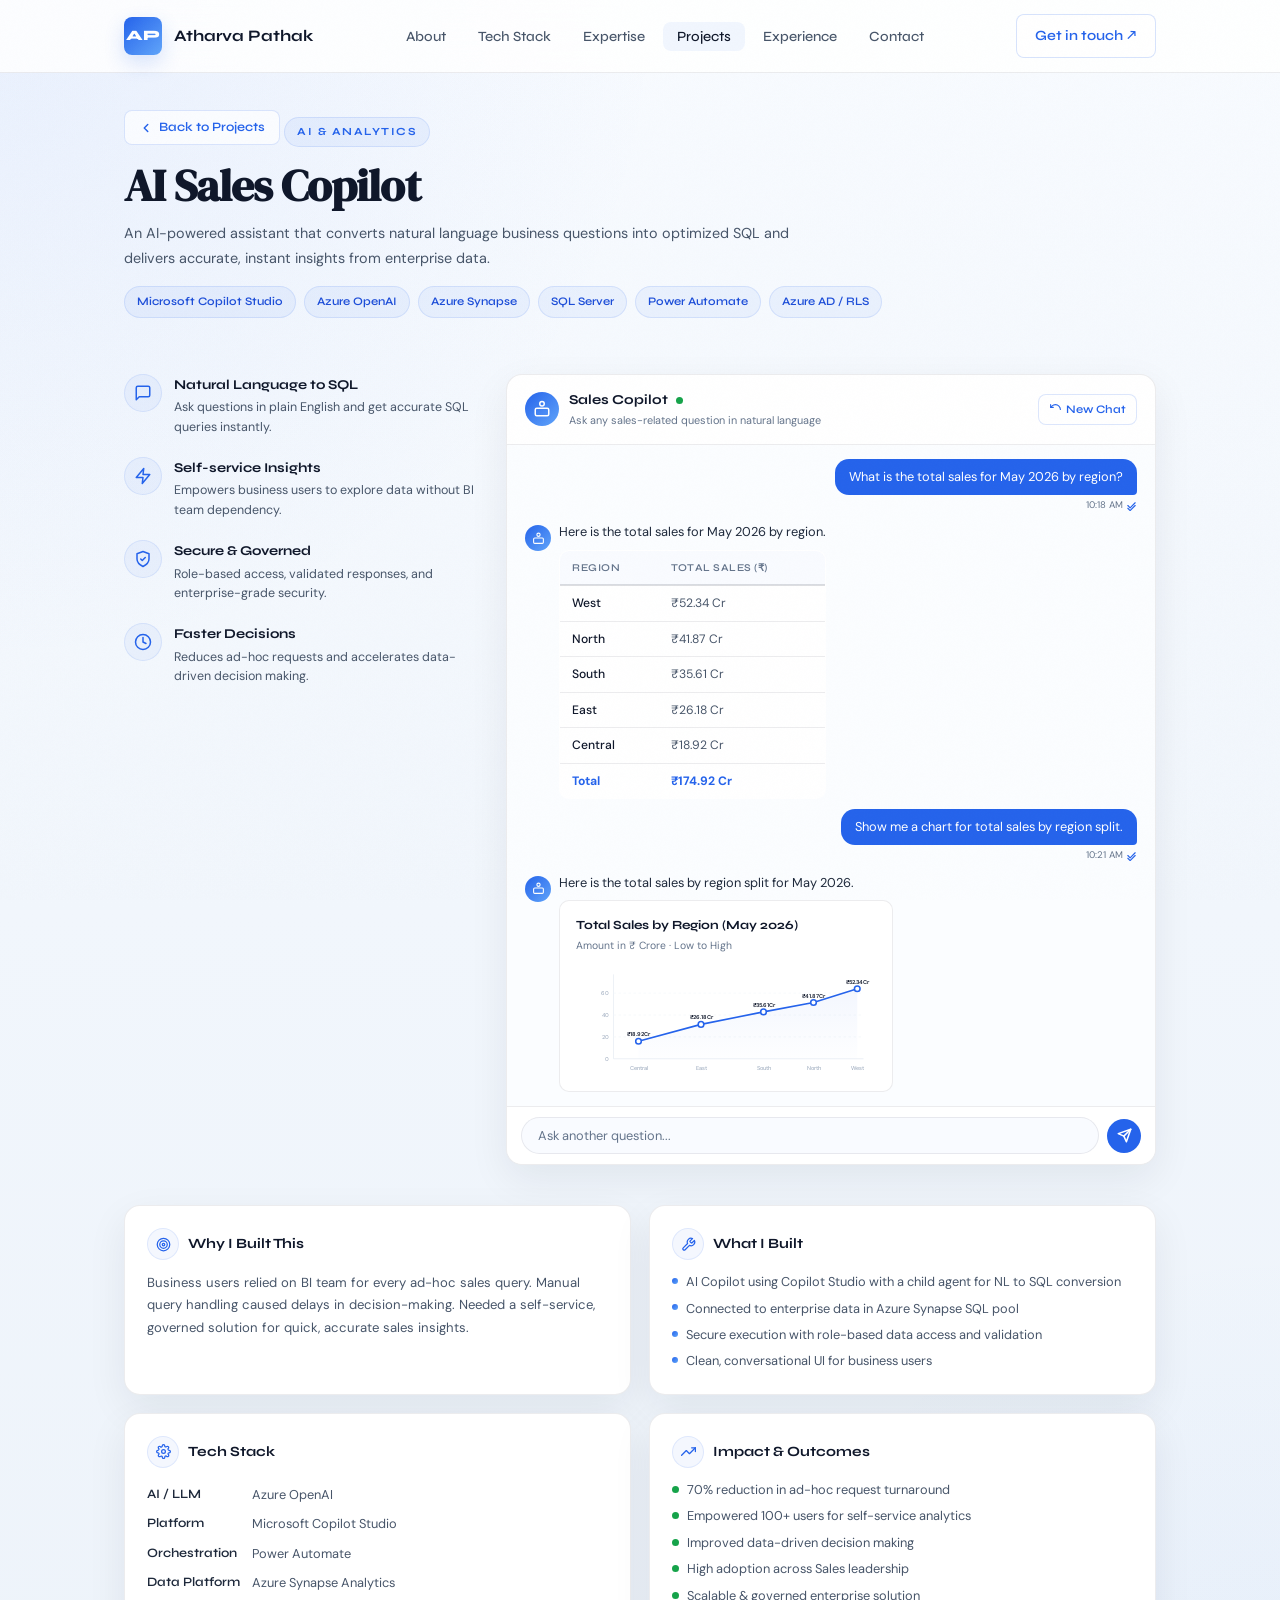
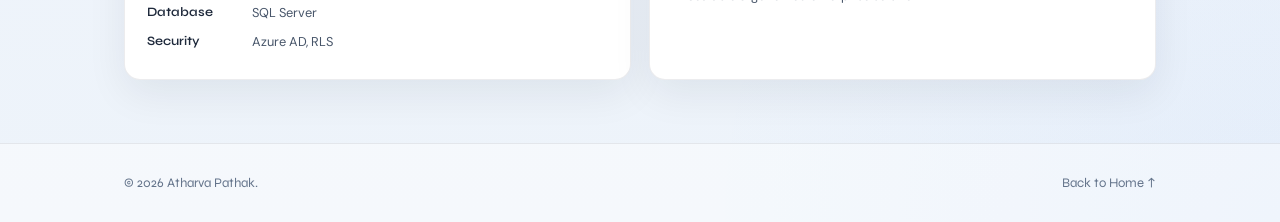
<file: project-copilot.html>
<!DOCTYPE html>
<html lang="en">
<head>
  <meta charset="UTF-8"/><meta name="viewport" content="width=device-width,initial-scale=1.0"/>
  <title>AI Sales Copilot | Atharva Pathak</title>
  <link rel="icon" type="image/svg+xml" href="data:image/svg+xml,%3Csvg xmlns='http://www.w3.org/2000/svg' viewBox='0 0 64 64'%3E%3Crect width='64' height='64' rx='14' fill='%232563eb'/%3E%3Ctext x='32' y='43' font-family='system-ui,sans-serif' font-weight='800' font-size='28' fill='white' text-anchor='middle'%3EAP%3C/text%3E%3C/svg%3E"/>
  <link rel="preconnect" href="https://fonts.googleapis.com"/><link rel="preconnect" href="https://fonts.gstatic.com" crossorigin/>
  <link href="https://fonts.googleapis.com/css2?family=DM+Serif+Display:ital@0;1&family=Syne:wght@400;500;600;700;800&family=DM+Sans:ital,wght@0,300;0,400;0,500;1,300&display=swap" rel="stylesheet"/>
  <link rel="stylesheet" href="styles.css"/>
  <style>
    .pg{max-width:var(--max);margin:0 auto;padding:0 var(--pad-x)}

    /* Hero — compact */
    .hero-sec{padding:110px 0 28px}
    .back-link{display:inline-flex;align-items:center;gap:6px;font-family:var(--font-sans);font-size:.8rem;font-weight:600;color:var(--accent);padding:6px 14px;border-radius:8px;border:1px solid rgba(37,99,235,.16);background:rgba(255,255,255,.7);margin-bottom:16px;transition:background .2s,transform .2s}
    .back-link:hover{background:var(--accent-soft);transform:translateX(-3px)}
    .back-link svg{width:14px;height:14px}
    .tag-label{display:inline-block;font-family:var(--font-sans);font-size:.68rem;font-weight:700;letter-spacing:.14em;text-transform:uppercase;color:var(--accent);padding:5px 12px;border-radius:999px;background:rgba(37,99,235,.06);border:1px solid rgba(37,99,235,.12);margin-bottom:12px}
    .hero-title{font-family:var(--font-display);font-size:clamp(2rem,4vw,2.8rem);line-height:1.1;letter-spacing:-.02em;color:var(--text);margin-bottom:10px}
    .hero-desc{font-size:.9rem;color:var(--muted);line-height:1.72;max-width:680px;margin-bottom:16px}
    .hero-chips{display:flex;flex-wrap:wrap;gap:8px}
    .hero-chips span{font-family:var(--font-sans);font-size:.72rem;font-weight:600;padding:5px 12px;border-radius:999px;background:rgba(37,99,235,.06);border:1px solid rgba(37,99,235,.12);color:var(--accent-strong)}

    /* 2-col: left features + right chat */
    .main-area{display:grid;grid-template-columns:.7fr 1.3fr;gap:32px;padding:28px 0 40px;align-items:start}

    /* Left features — compact */
    .features{display:flex;flex-direction:column;gap:20px}
    .feat{display:flex;gap:12px;align-items:flex-start}
    .feat-ico{width:38px;height:38px;border-radius:50%;background:rgba(37,99,235,.05);border:1px solid rgba(37,99,235,.1);display:flex;align-items:center;justify-content:center;flex-shrink:0}
    .feat h4{font-family:var(--font-sans);font-weight:700;font-size:.84rem;color:var(--text);margin-bottom:2px}
    .feat p{font-size:.78rem;color:var(--muted);line-height:1.55}

    /* Chat window */
    .chat{background:#fff;border:1px solid var(--line);border-radius:16px;box-shadow:var(--shadow-soft);overflow:hidden;display:flex;flex-direction:column}
    .chat-header{display:flex;align-items:center;justify-content:space-between;padding:14px 18px;border-bottom:1px solid var(--line)}
    .chat-bot{display:flex;align-items:center;gap:10px}
    .chat-av{width:34px;height:34px;border-radius:50%;background:linear-gradient(135deg,var(--accent),#60a5fa);display:flex;align-items:center;justify-content:center;flex-shrink:0}
    .chat-av svg{width:18px;height:18px;color:#fff}
    .chat-bot-info h3{font-family:var(--font-sans);font-weight:700;font-size:.85rem;color:var(--text)}
    .chat-bot-info h3 .online{display:inline-block;width:7px;height:7px;border-radius:50%;background:var(--success);margin-left:5px;vertical-align:middle}
    .chat-bot-info p{font-size:.68rem;color:var(--faint)}
    .new-chat{font-family:var(--font-sans);font-size:.72rem;font-weight:600;color:var(--accent);padding:5px 10px;border-radius:8px;border:1px solid rgba(37,99,235,.16);background:rgba(255,255,255,.7);display:flex;align-items:center;gap:4px}
    .chat-body{padding:14px 18px;display:flex;flex-direction:column;gap:10px;background:rgba(248,251,255,.5);flex:1}
    .user-msg{align-self:flex-end;max-width:85%;display:flex;flex-direction:column;align-items:flex-end;gap:2px}
    .user-bubble{background:var(--accent);color:#fff;font-size:.8rem;padding:9px 14px;border-radius:14px 14px 4px 14px;line-height:1.45}
    .msg-time{font-size:.6rem;color:var(--faint);display:flex;align-items:center;gap:3px}
    .msg-time svg{width:11px;height:11px;color:var(--accent)}
    .bot-msg{align-self:flex-start;max-width:95%;display:flex;gap:8px;align-items:flex-start}
    .bot-av-sm{width:26px;height:26px;border-radius:50%;background:linear-gradient(135deg,var(--accent),#60a5fa);display:flex;align-items:center;justify-content:center;flex-shrink:0;margin-top:2px}
    .bot-av-sm svg{width:13px;height:13px;color:#fff}
    .bot-content{display:flex;flex-direction:column;gap:8px}
    .bot-text{font-size:.8rem;color:var(--text-soft);line-height:1.45}
    .chat-table{width:100%;border-collapse:collapse;font-size:.76rem;background:#fff;border:1px solid var(--line);border-radius:10px;overflow:hidden}
    .chat-table th{text-align:left;font-family:var(--font-sans);font-size:.65rem;font-weight:600;color:var(--faint);letter-spacing:.05em;text-transform:uppercase;padding:8px 12px;background:rgba(248,251,255,.8);border-bottom:2px solid var(--line-strong)}
    .chat-table td{padding:7px 12px;border-bottom:1px solid var(--line);color:var(--muted)}
    .chat-table td:first-child{color:var(--text);font-weight:500}
    .chat-table tr:last-child td{border-bottom:none;font-weight:700;color:var(--accent)}
    .chat-chart{background:#fff;border:1px solid var(--line);border-radius:10px;padding:14px 16px}
    .chart-title{font-family:var(--font-sans);font-size:.78rem;font-weight:700;color:var(--text);margin-bottom:1px}
    .chart-sub{font-size:.65rem;color:var(--faint);margin-bottom:10px}
    .chart-svg{width:100%;height:auto}
    .chat-input{display:flex;align-items:center;gap:8px;padding:10px 14px;border-top:1px solid var(--line);background:#fff}
    .chat-input input{flex:1;background:rgba(248,251,255,.8);border:1px solid var(--line);border-radius:24px;padding:9px 16px;font-size:.8rem;color:var(--text);outline:none;font-family:var(--font-body)}
    .chat-input input::placeholder{color:var(--faint)}
    .send-btn{width:34px;height:34px;border-radius:50%;background:var(--accent);display:flex;align-items:center;justify-content:center;flex-shrink:0;border:none;cursor:pointer}
    .send-btn svg{width:15px;height:15px;color:#fff}

    /* Bottom blocks — compact 2x2 */
    .btm{display:grid;grid-template-columns:1fr 1fr;gap:18px;padding-bottom:clamp(56px,7vh,80px)}
    .bk{background:#fff;border:1px solid var(--line);border-radius:16px;padding:22px;box-shadow:var(--shadow-soft)}
    .bk-hd{display:flex;align-items:center;gap:9px;margin-bottom:12px}
    .bk-ico{width:32px;height:32px;border-radius:50%;background:rgba(37,99,235,.05);border:1px solid rgba(37,99,235,.1);display:flex;align-items:center;justify-content:center;flex-shrink:0}
    .bk-hd h3{font-family:var(--font-sans);font-weight:700;font-size:.88rem;color:var(--text)}
    .bk p{font-size:.82rem;color:var(--muted);line-height:1.7}
    .bk ul{list-style:none;display:flex;flex-direction:column;gap:6px}
    .bk ul li{font-size:.8rem;color:var(--muted);line-height:1.6;display:flex;gap:8px;align-items:flex-start}
    .bk ul li::before{content:"";flex-shrink:0;width:6px;height:6px;border-radius:50%;background:linear-gradient(135deg,var(--accent),#60a5fa);margin-top:.45em}
    .bk ul.imp li::before{width:7px;height:7px;background:var(--success)}
    .stk{width:100%;font-size:.8rem;border-collapse:collapse}
    .stk td{padding:4px 0;vertical-align:top}.stk td:first-child{font-family:var(--font-sans);font-weight:600;color:var(--text-soft);padding-right:12px;white-space:nowrap;width:100px}.stk td:last-child{color:var(--muted)}

    @media(max-width:1080px){.main-area{grid-template-columns:1fr}}
    @media(max-width:768px){.hero-sec{padding:96px 0 24px}.btm{grid-template-columns:1fr}}
  </style>
</head>
<body style="cursor:auto">
  <div class="scroll-progress" id="scrollProgress"></div>
  <div class="noise-overlay"></div>
  <nav class="navbar scrolled"><div class="nav-inner">
    <a href="index.html" class="nav-logo"><span class="logo-initials">AP</span><span class="logo-name">Atharva Pathak</span></a>
    <ul class="nav-links"><li><a href="index.html#about" class="nav-link">About</a></li><li><a href="index.html#techstack" class="nav-link">Tech Stack</a></li><li><a href="index.html#expertise" class="nav-link">Expertise</a></li><li><a href="index.html#projects" class="nav-link active">Projects</a></li><li><a href="index.html#experience" class="nav-link">Experience</a></li><li><a href="index.html#contact" class="nav-link">Contact</a></li></ul>
    <a href="mailto:atharvapathak11@gmail.com" class="nav-cta">Get in touch &#8599;</a>
  </div></nav>
  <main>
    <!-- HERO (compact) -->
    <section class="hero-sec"><div class="pg">
      <a href="index.html#projects" class="back-link"><svg viewBox="0 0 24 24" fill="none" stroke="currentColor" stroke-width="2.5" stroke-linecap="round" stroke-linejoin="round"><polyline points="15 18 9 12 15 6"/></svg>Back to Projects</a>
      <div class="tag-label">AI &amp; Analytics</div>
      <h1 class="hero-title">AI Sales Copilot</h1>
      <p class="hero-desc">An AI-powered assistant that converts natural language business questions into optimized SQL and delivers accurate, instant insights from enterprise data.</p>
      <div class="hero-chips"><span>Microsoft Copilot Studio</span><span>Azure OpenAI</span><span>Azure Synapse</span><span>SQL Server</span><span>Power Automate</span><span>Azure AD / RLS</span></div>
    </div></section>

    <!-- 2-COL: Features + Chat (NO duplicate highlights bar) -->
    <div class="pg"><div class="main-area">
      <div class="features">
        <div class="feat"><div class="feat-ico"><svg viewBox="0 0 24 24" width="18" height="18" fill="none" stroke="#2563eb" stroke-width="2" stroke-linecap="round" stroke-linejoin="round"><path d="M21 15a2 2 0 0 1-2 2H7l-4 4V5a2 2 0 0 1 2-2h14a2 2 0 0 1 2 2z"/></svg></div><div><h4>Natural Language to SQL</h4><p>Ask questions in plain English and get accurate SQL queries instantly.</p></div></div>
        <div class="feat"><div class="feat-ico"><svg viewBox="0 0 24 24" width="18" height="18" fill="none" stroke="#2563eb" stroke-width="2" stroke-linecap="round" stroke-linejoin="round"><polygon points="13 2 3 14 12 14 11 22 21 10 12 10 13 2"/></svg></div><div><h4>Self-service Insights</h4><p>Empowers business users to explore data without BI team dependency.</p></div></div>
        <div class="feat"><div class="feat-ico"><svg viewBox="0 0 24 24" width="18" height="18" fill="none" stroke="#2563eb" stroke-width="2" stroke-linecap="round" stroke-linejoin="round"><path d="M12 22s8-4 8-10V5l-8-3-8 3v7c0 6 8 10 8 10z"/><polyline points="9 12 11 14 15 10"/></svg></div><div><h4>Secure &amp; Governed</h4><p>Role-based access, validated responses, and enterprise-grade security.</p></div></div>
        <div class="feat"><div class="feat-ico"><svg viewBox="0 0 24 24" width="18" height="18" fill="none" stroke="#2563eb" stroke-width="2" stroke-linecap="round" stroke-linejoin="round"><circle cx="12" cy="12" r="10"/><polyline points="12 6 12 12 16 14"/></svg></div><div><h4>Faster Decisions</h4><p>Reduces ad-hoc requests and accelerates data-driven decision making.</p></div></div>
      </div>

      <!-- Chat Window -->
      <div class="chat">
        <div class="chat-header">
          <div class="chat-bot">
            <div class="chat-av"><svg viewBox="0 0 24 24" fill="none" stroke="currentColor" stroke-width="2" stroke-linecap="round" stroke-linejoin="round"><rect x="3" y="11" width="18" height="10" rx="2"/><circle cx="12" cy="5" r="3"/></svg></div>
            <div class="chat-bot-info"><h3>Sales Copilot <span class="online"></span></h3><p>Ask any sales-related question in natural language</p></div>
          </div>
          <div class="new-chat"><svg viewBox="0 0 24 24" width="13" height="13" fill="none" stroke="currentColor" stroke-width="2" stroke-linecap="round" stroke-linejoin="round"><path d="M21 12a9 9 0 0 0-9-9 9.75 9.75 0 0 0-6.74 2.74L3 8"/><path d="M3 3v5h5"/></svg> New Chat</div>
        </div>
        <div class="chat-body">
          <!-- Turn 1: Sales by region -->
          <div class="user-msg">
            <div class="user-bubble">What is the total sales for May 2026 by region?</div>
            <div class="msg-time">10:18 AM <svg viewBox="0 0 24 24" fill="none" stroke="currentColor" stroke-width="2.5" stroke-linecap="round" stroke-linejoin="round"><polyline points="20 6 9 17 4 12"/><polyline points="20 12 9 23 4 18"/></svg></div>
          </div>
          <div class="bot-msg">
            <div class="bot-av-sm"><svg viewBox="0 0 24 24" fill="none" stroke="currentColor" stroke-width="2" stroke-linecap="round" stroke-linejoin="round"><rect x="3" y="11" width="18" height="10" rx="2"/><circle cx="12" cy="5" r="3"/></svg></div>
            <div class="bot-content">
              <div class="bot-text">Here is the total sales for May 2026 by region.</div>
              <table class="chat-table">
                <thead><tr><th>Region</th><th>Total Sales (&#8377;)</th></tr></thead>
                <tbody>
                  <tr><td>West</td><td>&#8377;52.34 Cr</td></tr>
                  <tr><td>North</td><td>&#8377;41.87 Cr</td></tr>
                  <tr><td>South</td><td>&#8377;35.61 Cr</td></tr>
                  <tr><td>East</td><td>&#8377;26.18 Cr</td></tr>
                  <tr><td>Central</td><td>&#8377;18.92 Cr</td></tr>
                  <tr><td>Total</td><td>&#8377;174.92 Cr</td></tr>
                </tbody>
              </table>
            </div>
          </div>
          <!-- Turn 2: Chart -->
          <div class="user-msg">
            <div class="user-bubble">Show me a chart for total sales by region split.</div>
            <div class="msg-time">10:21 AM <svg viewBox="0 0 24 24" fill="none" stroke="currentColor" stroke-width="2.5" stroke-linecap="round" stroke-linejoin="round"><polyline points="20 6 9 17 4 12"/><polyline points="20 12 9 23 4 18"/></svg></div>
          </div>
          <div class="bot-msg">
            <div class="bot-av-sm"><svg viewBox="0 0 24 24" fill="none" stroke="currentColor" stroke-width="2" stroke-linecap="round" stroke-linejoin="round"><rect x="3" y="11" width="18" height="10" rx="2"/><circle cx="12" cy="5" r="3"/></svg></div>
            <div class="bot-content">
              <div class="bot-text">Here is the total sales by region split for May 2026.</div>
              <div class="chat-chart">
                <div class="chart-title">Total Sales by Region (May 2026)</div>
                <div class="chart-sub">Amount in &#8377; Crore &middot; Low to High</div>
                <svg class="chart-svg" viewBox="0 0 480 180" xmlns="http://www.w3.org/2000/svg">
                  <line x1="60" y1="15" x2="60" y2="150" stroke="#e2e8f0" stroke-width="1"/>
                  <line x1="60" y1="150" x2="460" y2="150" stroke="#e2e8f0" stroke-width="1"/>
                  <line x1="60" y1="115" x2="460" y2="115" stroke="#f1f5f9" stroke-width="1" stroke-dasharray="4"/>
                  <line x1="60" y1="80" x2="460" y2="80" stroke="#f1f5f9" stroke-width="1" stroke-dasharray="4"/>
                  <line x1="60" y1="45" x2="460" y2="45" stroke="#f1f5f9" stroke-width="1" stroke-dasharray="4"/>
                  <text x="52" y="153" font-size="9" fill="#94a3b8" text-anchor="end" font-family="DM Sans">0</text>
                  <text x="52" y="118" font-size="9" fill="#94a3b8" text-anchor="end" font-family="DM Sans">20</text>
                  <text x="52" y="83" font-size="9" fill="#94a3b8" text-anchor="end" font-family="DM Sans">40</text>
                  <text x="52" y="48" font-size="9" fill="#94a3b8" text-anchor="end" font-family="DM Sans">60</text>
                  <text x="100" y="168" font-size="9" fill="#94a3b8" text-anchor="middle" font-family="DM Sans">Central</text>
                  <text x="200" y="168" font-size="9" fill="#94a3b8" text-anchor="middle" font-family="DM Sans">East</text>
                  <text x="300" y="168" font-size="9" fill="#94a3b8" text-anchor="middle" font-family="DM Sans">South</text>
                  <text x="380" y="168" font-size="9" fill="#94a3b8" text-anchor="middle" font-family="DM Sans">North</text>
                  <text x="450" y="168" font-size="9" fill="#94a3b8" text-anchor="middle" font-family="DM Sans">West</text>
                  <path d="M100,122 L200,95 L300,75 L380,60 L450,38 L450,150 L100,150 Z" fill="url(#ag)" opacity="0.3"/>
                  <polyline points="100,122 200,95 300,75 380,60 450,38" fill="none" stroke="#2563eb" stroke-width="2.5" stroke-linecap="round" stroke-linejoin="round"/>
                  <circle cx="100" cy="122" r="4.5" fill="#fff" stroke="#2563eb" stroke-width="2.5"/>
                  <text x="100" y="114" font-size="9" fill="#0f172a" text-anchor="middle" font-weight="600" font-family="DM Sans">&#8377;18.92Cr</text>
                  <circle cx="200" cy="95" r="4.5" fill="#fff" stroke="#2563eb" stroke-width="2.5"/>
                  <text x="200" y="87" font-size="9" fill="#0f172a" text-anchor="middle" font-weight="600" font-family="DM Sans">&#8377;26.18Cr</text>
                  <circle cx="300" cy="75" r="4.5" fill="#fff" stroke="#2563eb" stroke-width="2.5"/>
                  <text x="300" y="67" font-size="9" fill="#0f172a" text-anchor="middle" font-weight="600" font-family="DM Sans">&#8377;35.61Cr</text>
                  <circle cx="380" cy="60" r="4.5" fill="#fff" stroke="#2563eb" stroke-width="2.5"/>
                  <text x="380" y="52" font-size="9" fill="#0f172a" text-anchor="middle" font-weight="600" font-family="DM Sans">&#8377;41.87Cr</text>
                  <circle cx="450" cy="38" r="4.5" fill="#fff" stroke="#2563eb" stroke-width="2.5"/>
                  <text x="450" y="30" font-size="9" fill="#0f172a" text-anchor="middle" font-weight="600" font-family="DM Sans">&#8377;52.34Cr</text>
                  <defs><linearGradient id="ag" x1="0" y1="0" x2="0" y2="1"><stop offset="0%" stop-color="#2563eb" stop-opacity="0.18"/><stop offset="100%" stop-color="#2563eb" stop-opacity="0.02"/></linearGradient></defs>
                </svg>
              </div>
            </div>
          </div>
        </div>
        <div class="chat-input">
          <input type="text" placeholder="Ask another question..." disabled/>
          <button class="send-btn"><svg viewBox="0 0 24 24" fill="none" stroke="currentColor" stroke-width="2.5" stroke-linecap="round" stroke-linejoin="round"><line x1="22" y1="2" x2="11" y2="13"/><polygon points="22 2 15 22 11 13 2 9 22 2"/></svg></button>
        </div>
      </div>
    </div></div>

    <!-- BOTTOM 2x2 -->
    <div class="pg"><div class="btm">
      <div class="bk"><div class="bk-hd"><div class="bk-ico"><svg viewBox="0 0 24 24" width="15" height="15" fill="none" stroke="#2563eb" stroke-width="2" stroke-linecap="round" stroke-linejoin="round"><circle cx="12" cy="12" r="10"/><circle cx="12" cy="12" r="6"/><circle cx="12" cy="12" r="2"/></svg></div><h3>Why I Built This</h3></div><p>Business users relied on BI team for every ad-hoc sales query. Manual query handling caused delays in decision-making. Needed a self-service, governed solution for quick, accurate sales insights.</p></div>
      <div class="bk"><div class="bk-hd"><div class="bk-ico"><svg viewBox="0 0 24 24" width="15" height="15" fill="none" stroke="#2563eb" stroke-width="2" stroke-linecap="round" stroke-linejoin="round"><path d="M14.7 6.3a1 1 0 0 0 0 1.4l1.6 1.6a1 1 0 0 0 1.4 0l3.77-3.77a6 6 0 0 1-7.94 7.94l-6.91 6.91a2.12 2.12 0 0 1-3-3l6.91-6.91a6 6 0 0 1 7.94-7.94l-3.76 3.76z"/></svg></div><h3>What I Built</h3></div><ul><li>AI Copilot using Copilot Studio with a child agent for NL to SQL conversion</li><li>Connected to enterprise data in Azure Synapse SQL pool</li><li>Secure execution with role-based data access and validation</li><li>Clean, conversational UI for business users</li></ul></div>
      <div class="bk"><div class="bk-hd"><div class="bk-ico"><svg viewBox="0 0 24 24" width="15" height="15" fill="none" stroke="#2563eb" stroke-width="2" stroke-linecap="round" stroke-linejoin="round"><circle cx="12" cy="12" r="3"/><path d="M19.4 15a1.65 1.65 0 0 0 .33 1.82l.06.06a2 2 0 0 1 0 2.83 2 2 0 0 1-2.83 0l-.06-.06a1.65 1.65 0 0 0-1.82-.33 1.65 1.65 0 0 0-1 1.51V21a2 2 0 0 1-2 2 2 2 0 0 1-2-2v-.09A1.65 1.65 0 0 0 9 19.4a1.65 1.65 0 0 0-1.82.33l-.06.06a2 2 0 0 1-2.83 0 2 2 0 0 1 0-2.83l.06-.06A1.65 1.65 0 0 0 4.68 15a1.65 1.65 0 0 0-1.51-1H3a2 2 0 0 1-2-2 2 2 0 0 1 2-2h.09A1.65 1.65 0 0 0 4.6 9a1.65 1.65 0 0 0-.33-1.82l-.06-.06a2 2 0 0 1 0-2.83 2 2 0 0 1 2.83 0l.06.06A1.65 1.65 0 0 0 9 4.68a1.65 1.65 0 0 0 1-1.51V3a2 2 0 0 1 2-2 2 2 0 0 1 2 2v.09a1.65 1.65 0 0 0 1 1.51 1.65 1.65 0 0 0 1.82-.33l.06-.06a2 2 0 0 1 2.83 0 2 2 0 0 1 0 2.83l-.06.06a1.65 1.65 0 0 0-.33 1.82V9a1.65 1.65 0 0 0 1.51 1H21a2 2 0 0 1 2 2 2 2 0 0 1-2 2h-.09a1.65 1.65 0 0 0-1.51 1z"/></svg></div><h3>Tech Stack</h3></div><table class="stk"><tr><td>AI / LLM</td><td>Azure OpenAI</td></tr><tr><td>Platform</td><td>Microsoft Copilot Studio</td></tr><tr><td>Orchestration</td><td>Power Automate</td></tr><tr><td>Data Platform</td><td>Azure Synapse Analytics</td></tr><tr><td>Database</td><td>SQL Server</td></tr><tr><td>Security</td><td>Azure AD, RLS</td></tr></table></div>
      <div class="bk"><div class="bk-hd"><div class="bk-ico"><svg viewBox="0 0 24 24" width="15" height="15" fill="none" stroke="#2563eb" stroke-width="2" stroke-linecap="round" stroke-linejoin="round"><polyline points="23 6 13.5 15.5 8.5 10.5 1 18"/><polyline points="17 6 23 6 23 12"/></svg></div><h3>Impact &amp; Outcomes</h3></div><ul class="imp"><li>70% reduction in ad-hoc request turnaround</li><li>Empowered 100+ users for self-service analytics</li><li>Improved data-driven decision making</li><li>High adoption across Sales leadership</li><li>Scalable &amp; governed enterprise solution</li></ul></div>
    </div></div>
  </main>
  <footer class="footer"><div class="footer-inner"><p class="footer-copy">&copy; 2026 Atharva Pathak.</p><a href="index.html" class="back-top">Back to Home &uarr;</a></div></footer>
  <button class="back-to-top-float" id="backToTop" aria-label="Back to top"><svg viewBox="0 0 24 24" fill="none" stroke="currentColor" stroke-width="2.5" stroke-linecap="round" stroke-linejoin="round"><polyline points="18 15 12 9 6 15"/></svg></button>
  <script>
    var sp=document.getElementById("scrollProgress");window.addEventListener("scroll",function(){if(!sp)return;var h=document.documentElement.scrollHeight-window.innerHeight;sp.style.width=h>0?(window.scrollY/h)*100+"%":"0%"},{passive:true});
    var btt=document.getElementById("backToTop");window.addEventListener("scroll",function(){if(btt)btt.classList.toggle("visible",window.scrollY>400)},{passive:true});
    if(btt)btt.addEventListener("click",function(){window.scrollTo({top:0,behavior:"smooth"})});
  </script>
</body>
</html>
</file>
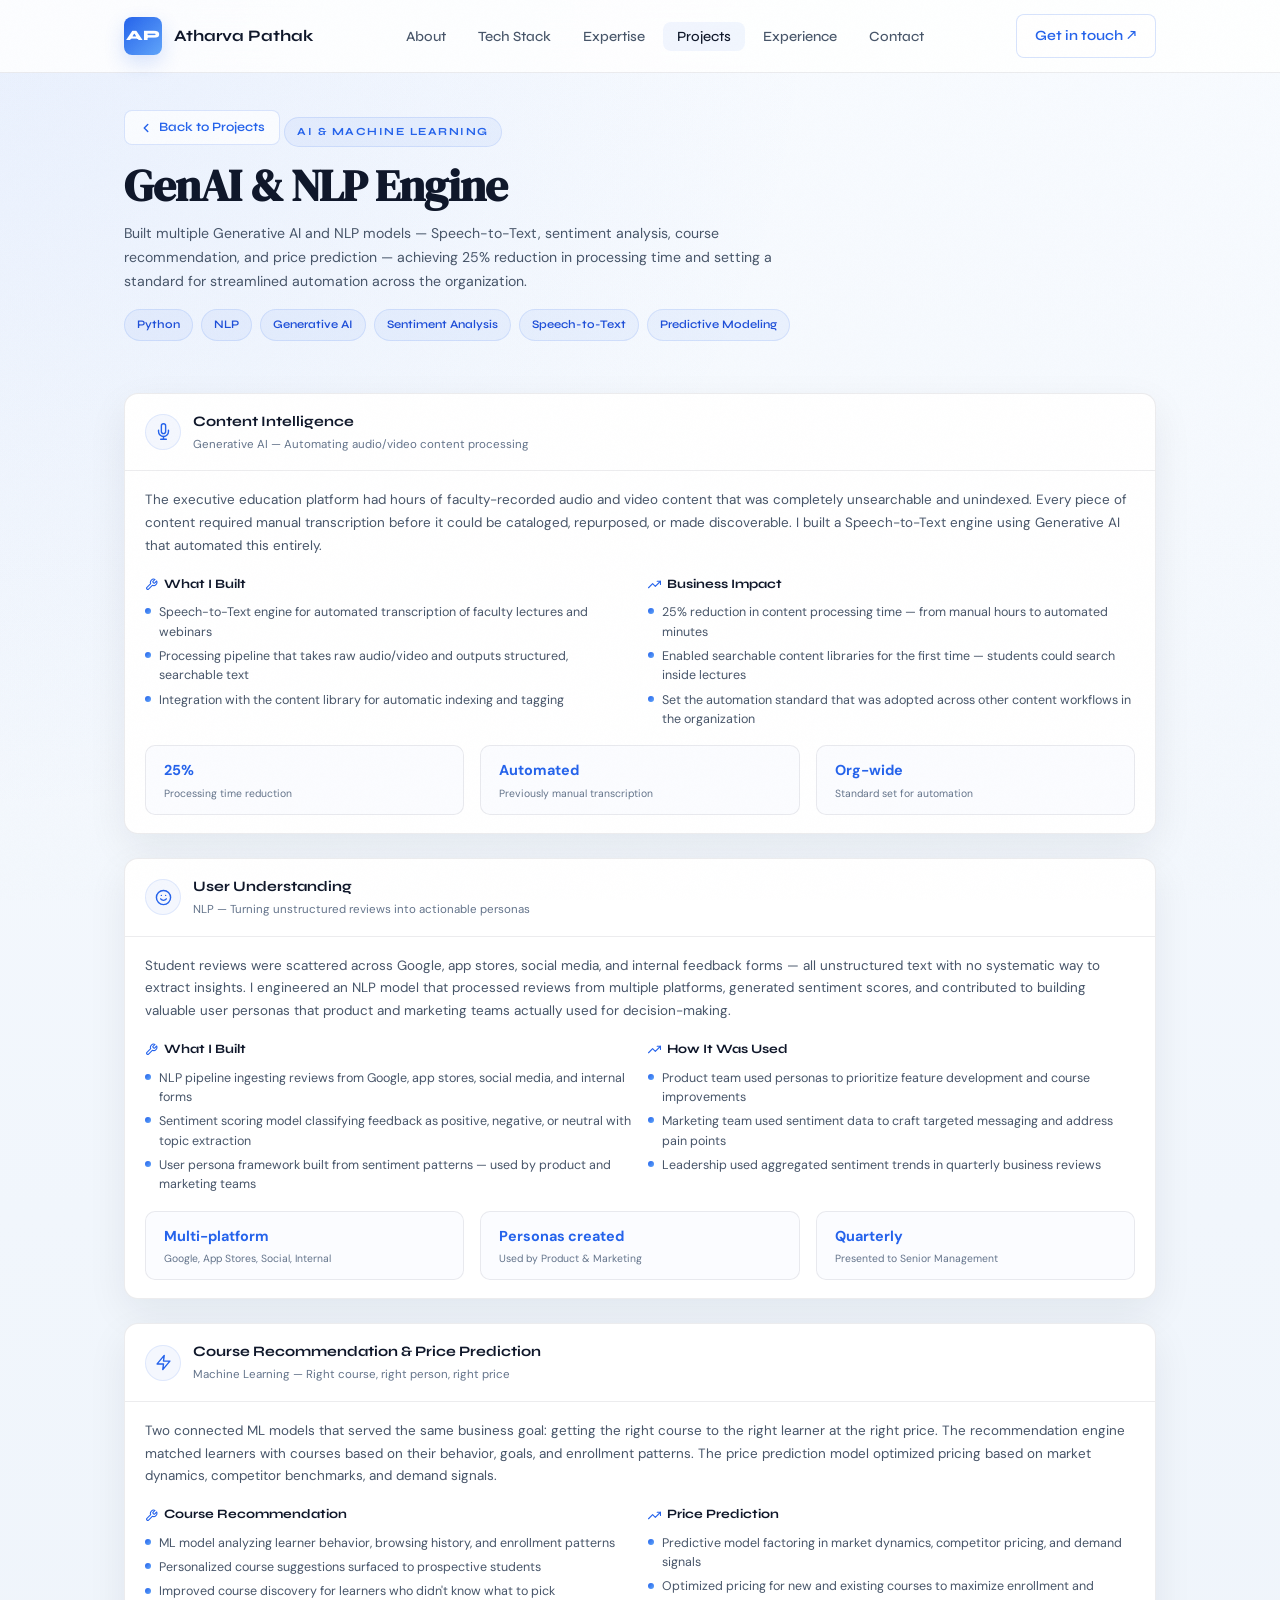
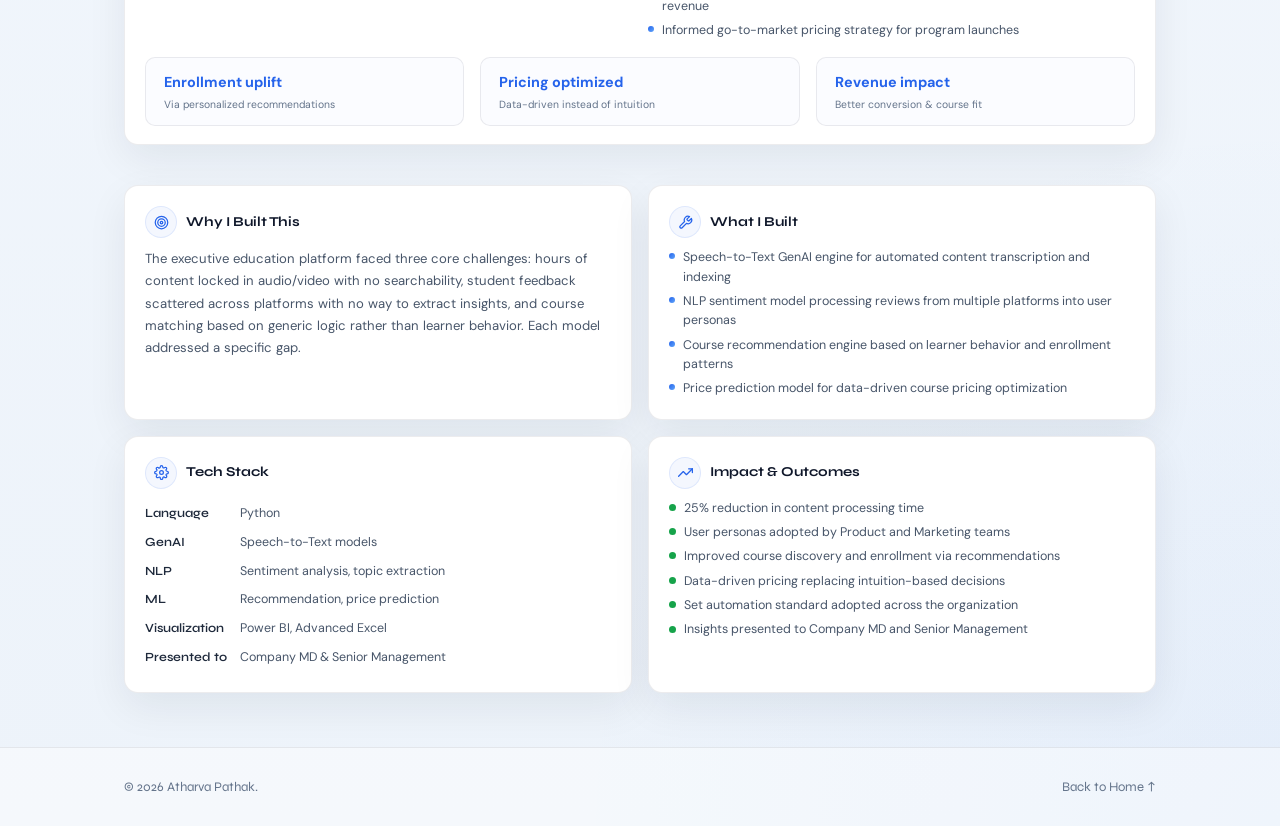
<file: project-genai.html>
<!DOCTYPE html>
<html lang="en">
<head>
  <meta charset="UTF-8"/><meta name="viewport" content="width=device-width,initial-scale=1.0"/>
  <title>GenAI & NLP Engine | Atharva Pathak</title>
  <link rel="icon" type="image/svg+xml" href="data:image/svg+xml,%3Csvg xmlns='http://www.w3.org/2000/svg' viewBox='0 0 64 64'%3E%3Crect width='64' height='64' rx='14' fill='%232563eb'/%3E%3Ctext x='32' y='43' font-family='system-ui,sans-serif' font-weight='800' font-size='28' fill='white' text-anchor='middle'%3EAP%3C/text%3E%3C/svg%3E"/>
  <link rel="preconnect" href="https://fonts.googleapis.com"/><link rel="preconnect" href="https://fonts.gstatic.com" crossorigin/>
  <link href="https://fonts.googleapis.com/css2?family=DM+Serif+Display:ital@0;1&family=Syne:wght@400;500;600;700;800&family=DM+Sans:ital,wght@0,300;0,400;0,500;1,300&display=swap" rel="stylesheet"/>
  <link rel="stylesheet" href="styles.css"/>
  <style>
    .pg{max-width:var(--max);margin:0 auto;padding:0 var(--pad-x)}
    .hero-sec{padding:110px 0 24px}
    .back-link{display:inline-flex;align-items:center;gap:6px;font-family:var(--font-sans);font-size:.8rem;font-weight:600;color:var(--accent);padding:6px 14px;border-radius:8px;border:1px solid rgba(37,99,235,.16);background:rgba(255,255,255,.7);margin-bottom:16px;transition:background .2s,transform .2s}
    .back-link:hover{background:var(--accent-soft);transform:translateX(-3px)}
    .back-link svg{width:14px;height:14px}
    .tag-label{display:inline-block;font-family:var(--font-sans);font-size:.68rem;font-weight:700;letter-spacing:.14em;text-transform:uppercase;color:var(--accent);padding:5px 12px;border-radius:999px;background:rgba(37,99,235,.06);border:1px solid rgba(37,99,235,.12);margin-bottom:12px}
    .hero-title{font-family:var(--font-display);font-size:clamp(2rem,4vw,2.8rem);line-height:1.1;letter-spacing:-.02em;color:var(--text);margin-bottom:10px}
    .hero-desc{font-size:.88rem;color:var(--muted);line-height:1.72;max-width:700px;margin-bottom:16px}
    .hero-chips{display:flex;flex-wrap:wrap;gap:8px}
    .hero-chips span{font-family:var(--font-sans);font-size:.72rem;font-weight:600;padding:5px 12px;border-radius:999px;background:rgba(37,99,235,.06);border:1px solid rgba(37,99,235,.12);color:var(--accent-strong)}

    .projects-stack{display:flex;flex-direction:column;gap:24px;padding:28px 0 40px}
    .proj-block{background:#fff;border:1px solid var(--line);border-radius:14px;box-shadow:var(--shadow-soft);overflow:hidden}
    .proj-hd{padding:16px 20px;border-bottom:1px solid var(--line);display:flex;align-items:center;gap:12px}
    .proj-hd-ico{width:36px;height:36px;border-radius:50%;background:rgba(37,99,235,.05);border:1px solid rgba(37,99,235,.1);display:flex;align-items:center;justify-content:center;flex-shrink:0}
    .proj-hd h3{font-family:var(--font-sans);font-weight:700;font-size:.9rem;color:var(--text)}
    .proj-hd p{font-size:.72rem;color:var(--faint);margin-top:1px}
    .proj-body{padding:18px 20px}
    .proj-desc{font-size:.84rem;color:var(--muted);line-height:1.7;margin-bottom:16px}
    .proj-cols{display:grid;grid-template-columns:1fr 1fr;gap:16px}
    .proj-col h4{font-family:var(--font-sans);font-weight:700;font-size:.8rem;color:var(--text);margin-bottom:8px;display:flex;align-items:center;gap:6px}
    .proj-col ul{list-style:none;display:flex;flex-direction:column;gap:5px}
    .proj-col ul li{font-size:.78rem;color:var(--muted);line-height:1.55;display:flex;gap:8px;align-items:flex-start}
    .proj-col ul li::before{content:"";flex-shrink:0;width:6px;height:6px;border-radius:50%;background:linear-gradient(135deg,var(--accent),#60a5fa);margin-top:.42em}
    .proj-metrics{display:flex;gap:16px;margin-top:16px;flex-wrap:wrap}
    .pm{padding:12px 18px;border:1px solid var(--line);border-radius:10px;background:rgba(248,251,255,.6);display:flex;flex-direction:column;gap:2px;flex:1;min-width:120px}
    .pm-val{font-family:var(--font-body);font-weight:700;font-size:.9rem;color:var(--accent)}
    .pm-lbl{font-size:.65rem;color:var(--faint)}

    .btm{display:grid;grid-template-columns:1fr 1fr;gap:16px;padding-bottom:clamp(50px,6vh,72px)}
    .bk{background:#fff;border:1px solid var(--line);border-radius:14px;padding:20px;box-shadow:var(--shadow-soft)}
    .bk-hd{display:flex;align-items:center;gap:9px;margin-bottom:10px}
    .bk-ico{width:32px;height:32px;border-radius:50%;background:rgba(37,99,235,.05);border:1px solid rgba(37,99,235,.1);display:flex;align-items:center;justify-content:center;flex-shrink:0}
    .bk-hd h3{font-family:var(--font-sans);font-weight:700;font-size:.85rem;color:var(--text)}
    .bk p{font-size:.82rem;color:var(--muted);line-height:1.7}
    .bk ul{list-style:none;display:flex;flex-direction:column;gap:5px}
    .bk ul li{font-size:.78rem;color:var(--muted);line-height:1.55;display:flex;gap:8px;align-items:flex-start}
    .bk ul li::before{content:"";flex-shrink:0;width:6px;height:6px;border-radius:50%;background:linear-gradient(135deg,var(--accent),#60a5fa);margin-top:.42em}
    .bk ul.imp li::before{width:7px;height:7px;background:var(--success)}
    .stk{width:100%;font-size:.78rem;border-collapse:collapse}
    .stk td{padding:4px 0;vertical-align:top}.stk td:first-child{font-family:var(--font-sans);font-weight:600;color:var(--text-soft);padding-right:12px;white-space:nowrap;width:95px}.stk td:last-child{color:var(--muted)}

    @media(max-width:1080px){.proj-cols{grid-template-columns:1fr}}
    @media(max-width:768px){.hero-sec{padding:96px 0 20px}.btm{grid-template-columns:1fr}.proj-metrics{flex-direction:column}}
  </style>
</head>
<body style="cursor:auto">
  <div class="scroll-progress" id="scrollProgress"></div>
  <div class="noise-overlay"></div>
  <nav class="navbar scrolled"><div class="nav-inner">
    <a href="index.html" class="nav-logo"><span class="logo-initials">AP</span><span class="logo-name">Atharva Pathak</span></a>
    <ul class="nav-links"><li><a href="index.html#about" class="nav-link">About</a></li><li><a href="index.html#techstack" class="nav-link">Tech Stack</a></li><li><a href="index.html#expertise" class="nav-link">Expertise</a></li><li><a href="index.html#projects" class="nav-link active">Projects</a></li><li><a href="index.html#experience" class="nav-link">Experience</a></li><li><a href="index.html#contact" class="nav-link">Contact</a></li></ul>
    <a href="mailto:atharvapathak11@gmail.com" class="nav-cta">Get in touch &#8599;</a>
  </div></nav>
  <main>
    <section class="hero-sec"><div class="pg">
      <a href="index.html#projects" class="back-link"><svg viewBox="0 0 24 24" fill="none" stroke="currentColor" stroke-width="2.5" stroke-linecap="round" stroke-linejoin="round"><polyline points="15 18 9 12 15 6"/></svg>Back to Projects</a>
      <div class="tag-label">AI &amp; Machine Learning</div>
      <h1 class="hero-title">GenAI &amp; NLP Engine</h1>
      <p class="hero-desc">Built multiple Generative AI and NLP models &mdash; Speech-to-Text, sentiment analysis, course recommendation, and price prediction &mdash; achieving 25% reduction in processing time and setting a standard for streamlined automation across the organization.</p>
      <div class="hero-chips"><span>Python</span><span>NLP</span><span>Generative AI</span><span>Sentiment Analysis</span><span>Speech-to-Text</span><span>Predictive Modeling</span></div>
    </div></section>

    <div class="pg"><div class="projects-stack">

      <!-- ═══ BLOCK 1: Content Intelligence (Speech-to-Text) ═══ -->
      <div class="proj-block">
        <div class="proj-hd">
          <div class="proj-hd-ico"><svg viewBox="0 0 24 24" width="17" height="17" fill="none" stroke="#2563eb" stroke-width="2" stroke-linecap="round" stroke-linejoin="round"><path d="M12 1a3 3 0 0 0-3 3v8a3 3 0 0 0 6 0V4a3 3 0 0 0-3-3z"/><path d="M19 10v2a7 7 0 0 1-14 0v-2"/><line x1="12" y1="19" x2="12" y2="23"/><line x1="8" y1="23" x2="16" y2="23"/></svg></div>
          <div><h3>Content Intelligence</h3><p>Generative AI &mdash; Automating audio/video content processing</p></div>
        </div>
        <div class="proj-body">
          <p class="proj-desc">The executive education platform had hours of faculty-recorded audio and video content that was completely unsearchable and unindexed. Every piece of content required manual transcription before it could be cataloged, repurposed, or made discoverable. I built a Speech-to-Text engine using Generative AI that automated this entirely.</p>
          <div class="proj-cols">
            <div class="proj-col">
              <h4><svg viewBox="0 0 24 24" width="13" height="13" fill="none" stroke="#2563eb" stroke-width="2" stroke-linecap="round" stroke-linejoin="round"><path d="M14.7 6.3a1 1 0 0 0 0 1.4l1.6 1.6a1 1 0 0 0 1.4 0l3.77-3.77a6 6 0 0 1-7.94 7.94l-6.91 6.91a2.12 2.12 0 0 1-3-3l6.91-6.91a6 6 0 0 1 7.94-7.94l-3.76 3.76z"/></svg> What I Built</h4>
              <ul>
                <li>Speech-to-Text engine for automated transcription of faculty lectures and webinars</li>
                <li>Processing pipeline that takes raw audio/video and outputs structured, searchable text</li>
                <li>Integration with the content library for automatic indexing and tagging</li>
              </ul>
            </div>
            <div class="proj-col">
              <h4><svg viewBox="0 0 24 24" width="13" height="13" fill="none" stroke="#2563eb" stroke-width="2" stroke-linecap="round" stroke-linejoin="round"><polyline points="23 6 13.5 15.5 8.5 10.5 1 18"/><polyline points="17 6 23 6 23 12"/></svg> Business Impact</h4>
              <ul>
                <li>25% reduction in content processing time &mdash; from manual hours to automated minutes</li>
                <li>Enabled searchable content libraries for the first time &mdash; students could search inside lectures</li>
                <li>Set the automation standard that was adopted across other content workflows in the organization</li>
              </ul>
            </div>
          </div>
          <div class="proj-metrics">
            <div class="pm"><div class="pm-val">25%</div><div class="pm-lbl">Processing time reduction</div></div>
            <div class="pm"><div class="pm-val">Automated</div><div class="pm-lbl">Previously manual transcription</div></div>
            <div class="pm"><div class="pm-val">Org-wide</div><div class="pm-lbl">Standard set for automation</div></div>
          </div>
        </div>
      </div>

      <!-- ═══ BLOCK 2: User Understanding (NLP Sentiment + Personas) ═══ -->
      <div class="proj-block">
        <div class="proj-hd">
          <div class="proj-hd-ico"><svg viewBox="0 0 24 24" width="17" height="17" fill="none" stroke="#2563eb" stroke-width="2" stroke-linecap="round" stroke-linejoin="round"><circle cx="12" cy="12" r="10"/><path d="M8 14s1.5 2 4 2 4-2 4-2"/><line x1="9" y1="9" x2="9.01" y2="9"/><line x1="15" y1="9" x2="15.01" y2="9"/></svg></div>
          <div><h3>User Understanding</h3><p>NLP &mdash; Turning unstructured reviews into actionable personas</p></div>
        </div>
        <div class="proj-body">
          <p class="proj-desc">Student reviews were scattered across Google, app stores, social media, and internal feedback forms &mdash; all unstructured text with no systematic way to extract insights. I engineered an NLP model that processed reviews from multiple platforms, generated sentiment scores, and contributed to building valuable user personas that product and marketing teams actually used for decision-making.</p>
          <div class="proj-cols">
            <div class="proj-col">
              <h4><svg viewBox="0 0 24 24" width="13" height="13" fill="none" stroke="#2563eb" stroke-width="2" stroke-linecap="round" stroke-linejoin="round"><path d="M14.7 6.3a1 1 0 0 0 0 1.4l1.6 1.6a1 1 0 0 0 1.4 0l3.77-3.77a6 6 0 0 1-7.94 7.94l-6.91 6.91a2.12 2.12 0 0 1-3-3l6.91-6.91a6 6 0 0 1 7.94-7.94l-3.76 3.76z"/></svg> What I Built</h4>
              <ul>
                <li>NLP pipeline ingesting reviews from Google, app stores, social media, and internal forms</li>
                <li>Sentiment scoring model classifying feedback as positive, negative, or neutral with topic extraction</li>
                <li>User persona framework built from sentiment patterns &mdash; used by product and marketing teams</li>
              </ul>
            </div>
            <div class="proj-col">
              <h4><svg viewBox="0 0 24 24" width="13" height="13" fill="none" stroke="#2563eb" stroke-width="2" stroke-linecap="round" stroke-linejoin="round"><polyline points="23 6 13.5 15.5 8.5 10.5 1 18"/><polyline points="17 6 23 6 23 12"/></svg> How It Was Used</h4>
              <ul>
                <li>Product team used personas to prioritize feature development and course improvements</li>
                <li>Marketing team used sentiment data to craft targeted messaging and address pain points</li>
                <li>Leadership used aggregated sentiment trends in quarterly business reviews</li>
              </ul>
            </div>
          </div>
          <div class="proj-metrics">
            <div class="pm"><div class="pm-val">Multi-platform</div><div class="pm-lbl">Google, App Stores, Social, Internal</div></div>
            <div class="pm"><div class="pm-val">Personas created</div><div class="pm-lbl">Used by Product &amp; Marketing</div></div>
            <div class="pm"><div class="pm-val">Quarterly</div><div class="pm-lbl">Presented to Senior Management</div></div>
          </div>
        </div>
      </div>

      <!-- ═══ BLOCK 3: Recommendation & Pricing (ML Models) ═══ -->
      <div class="proj-block">
        <div class="proj-hd">
          <div class="proj-hd-ico"><svg viewBox="0 0 24 24" width="17" height="17" fill="none" stroke="#2563eb" stroke-width="2" stroke-linecap="round" stroke-linejoin="round"><polygon points="13 2 3 14 12 14 11 22 21 10 12 10 13 2"/></svg></div>
          <div><h3>Course Recommendation &amp; Price Prediction</h3><p>Machine Learning &mdash; Right course, right person, right price</p></div>
        </div>
        <div class="proj-body">
          <p class="proj-desc">Two connected ML models that served the same business goal: getting the right course to the right learner at the right price. The recommendation engine matched learners with courses based on their behavior, goals, and enrollment patterns. The price prediction model optimized pricing based on market dynamics, competitor benchmarks, and demand signals.</p>
          <div class="proj-cols">
            <div class="proj-col">
              <h4><svg viewBox="0 0 24 24" width="13" height="13" fill="none" stroke="#2563eb" stroke-width="2" stroke-linecap="round" stroke-linejoin="round"><path d="M14.7 6.3a1 1 0 0 0 0 1.4l1.6 1.6a1 1 0 0 0 1.4 0l3.77-3.77a6 6 0 0 1-7.94 7.94l-6.91 6.91a2.12 2.12 0 0 1-3-3l6.91-6.91a6 6 0 0 1 7.94-7.94l-3.76 3.76z"/></svg> Course Recommendation</h4>
              <ul>
                <li>ML model analyzing learner behavior, browsing history, and enrollment patterns</li>
                <li>Personalized course suggestions surfaced to prospective students</li>
                <li>Improved course discovery for learners who didn't know what to pick</li>
              </ul>
            </div>
            <div class="proj-col">
              <h4><svg viewBox="0 0 24 24" width="13" height="13" fill="none" stroke="#2563eb" stroke-width="2" stroke-linecap="round" stroke-linejoin="round"><polyline points="23 6 13.5 15.5 8.5 10.5 1 18"/><polyline points="17 6 23 6 23 12"/></svg> Price Prediction</h4>
              <ul>
                <li>Predictive model factoring in market dynamics, competitor pricing, and demand signals</li>
                <li>Optimized pricing for new and existing courses to maximize enrollment and revenue</li>
                <li>Informed go-to-market pricing strategy for program launches</li>
              </ul>
            </div>
          </div>
          <div class="proj-metrics">
            <div class="pm"><div class="pm-val">Enrollment uplift</div><div class="pm-lbl">Via personalized recommendations</div></div>
            <div class="pm"><div class="pm-val">Pricing optimized</div><div class="pm-lbl">Data-driven instead of intuition</div></div>
            <div class="pm"><div class="pm-val">Revenue impact</div><div class="pm-lbl">Better conversion &amp; course fit</div></div>
          </div>
        </div>
      </div>
    </div></div>

    <!-- Bottom 2x2 -->
    <div class="pg"><div class="btm">
      <div class="bk"><div class="bk-hd"><div class="bk-ico"><svg viewBox="0 0 24 24" width="15" height="15" fill="none" stroke="#2563eb" stroke-width="2" stroke-linecap="round" stroke-linejoin="round"><circle cx="12" cy="12" r="10"/><circle cx="12" cy="12" r="6"/><circle cx="12" cy="12" r="2"/></svg></div><h3>Why I Built This</h3></div><p>The executive education platform faced three core challenges: hours of content locked in audio/video with no searchability, student feedback scattered across platforms with no way to extract insights, and course matching based on generic logic rather than learner behavior. Each model addressed a specific gap.</p></div>
      <div class="bk"><div class="bk-hd"><div class="bk-ico"><svg viewBox="0 0 24 24" width="15" height="15" fill="none" stroke="#2563eb" stroke-width="2" stroke-linecap="round" stroke-linejoin="round"><path d="M14.7 6.3a1 1 0 0 0 0 1.4l1.6 1.6a1 1 0 0 0 1.4 0l3.77-3.77a6 6 0 0 1-7.94 7.94l-6.91 6.91a2.12 2.12 0 0 1-3-3l6.91-6.91a6 6 0 0 1 7.94-7.94l-3.76 3.76z"/></svg></div><h3>What I Built</h3></div><ul><li>Speech-to-Text GenAI engine for automated content transcription and indexing</li><li>NLP sentiment model processing reviews from multiple platforms into user personas</li><li>Course recommendation engine based on learner behavior and enrollment patterns</li><li>Price prediction model for data-driven course pricing optimization</li></ul></div>
      <div class="bk"><div class="bk-hd"><div class="bk-ico"><svg viewBox="0 0 24 24" width="15" height="15" fill="none" stroke="#2563eb" stroke-width="2" stroke-linecap="round" stroke-linejoin="round"><circle cx="12" cy="12" r="3"/><path d="M19.4 15a1.65 1.65 0 0 0 .33 1.82l.06.06a2 2 0 0 1 0 2.83 2 2 0 0 1-2.83 0l-.06-.06a1.65 1.65 0 0 0-1.82-.33 1.65 1.65 0 0 0-1 1.51V21a2 2 0 0 1-2 2 2 2 0 0 1-2-2v-.09A1.65 1.65 0 0 0 9 19.4a1.65 1.65 0 0 0-1.82.33l-.06.06a2 2 0 0 1-2.83 0 2 2 0 0 1 0-2.83l.06-.06A1.65 1.65 0 0 0 4.68 15a1.65 1.65 0 0 0-1.51-1H3a2 2 0 0 1-2-2 2 2 0 0 1 2-2h.09A1.65 1.65 0 0 0 4.6 9a1.65 1.65 0 0 0-.33-1.82l-.06-.06a2 2 0 0 1 0-2.83 2 2 0 0 1 2.83 0l.06.06A1.65 1.65 0 0 0 9 4.68a1.65 1.65 0 0 0 1-1.51V3a2 2 0 0 1 2-2 2 2 0 0 1 2 2v.09a1.65 1.65 0 0 0 1 1.51 1.65 1.65 0 0 0 1.82-.33l.06-.06a2 2 0 0 1 2.83 0 2 2 0 0 1 0 2.83l-.06.06a1.65 1.65 0 0 0-.33 1.82V9a1.65 1.65 0 0 0 1.51 1H21a2 2 0 0 1 2 2 2 2 0 0 1-2 2h-.09a1.65 1.65 0 0 0-1.51 1z"/></svg></div><h3>Tech Stack</h3></div><table class="stk"><tr><td>Language</td><td>Python</td></tr><tr><td>GenAI</td><td>Speech-to-Text models</td></tr><tr><td>NLP</td><td>Sentiment analysis, topic extraction</td></tr><tr><td>ML</td><td>Recommendation, price prediction</td></tr><tr><td>Visualization</td><td>Power BI, Advanced Excel</td></tr><tr><td>Presented to</td><td>Company MD &amp; Senior Management</td></tr></table></div>
      <div class="bk"><div class="bk-hd"><div class="bk-ico"><svg viewBox="0 0 24 24" width="15" height="15" fill="none" stroke="#2563eb" stroke-width="2" stroke-linecap="round" stroke-linejoin="round"><polyline points="23 6 13.5 15.5 8.5 10.5 1 18"/><polyline points="17 6 23 6 23 12"/></svg></div><h3>Impact &amp; Outcomes</h3></div><ul class="imp"><li>25% reduction in content processing time</li><li>User personas adopted by Product and Marketing teams</li><li>Improved course discovery and enrollment via recommendations</li><li>Data-driven pricing replacing intuition-based decisions</li><li>Set automation standard adopted across the organization</li><li>Insights presented to Company MD and Senior Management</li></ul></div>
    </div></div>
  </main>
  <footer class="footer"><div class="footer-inner"><p class="footer-copy">&copy; 2026 Atharva Pathak.</p><a href="index.html" class="back-top">Back to Home &uarr;</a></div></footer>
  <button class="back-to-top-float" id="backToTop" aria-label="Back to top"><svg viewBox="0 0 24 24" fill="none" stroke="currentColor" stroke-width="2.5" stroke-linecap="round" stroke-linejoin="round"><polyline points="18 15 12 9 6 15"/></svg></button>
  <script>var sp=document.getElementById("scrollProgress");window.addEventListener("scroll",function(){if(!sp)return;var h=document.documentElement.scrollHeight-window.innerHeight;sp.style.width=h>0?(window.scrollY/h)*100+"%":"0%"},{passive:true});var btt=document.getElementById("backToTop");window.addEventListener("scroll",function(){if(btt)btt.classList.toggle("visible",window.scrollY>400)},{passive:true});if(btt)btt.addEventListener("click",function(){window.scrollTo({top:0,behavior:"smooth"})});</script>
</body>
</html>
</file>
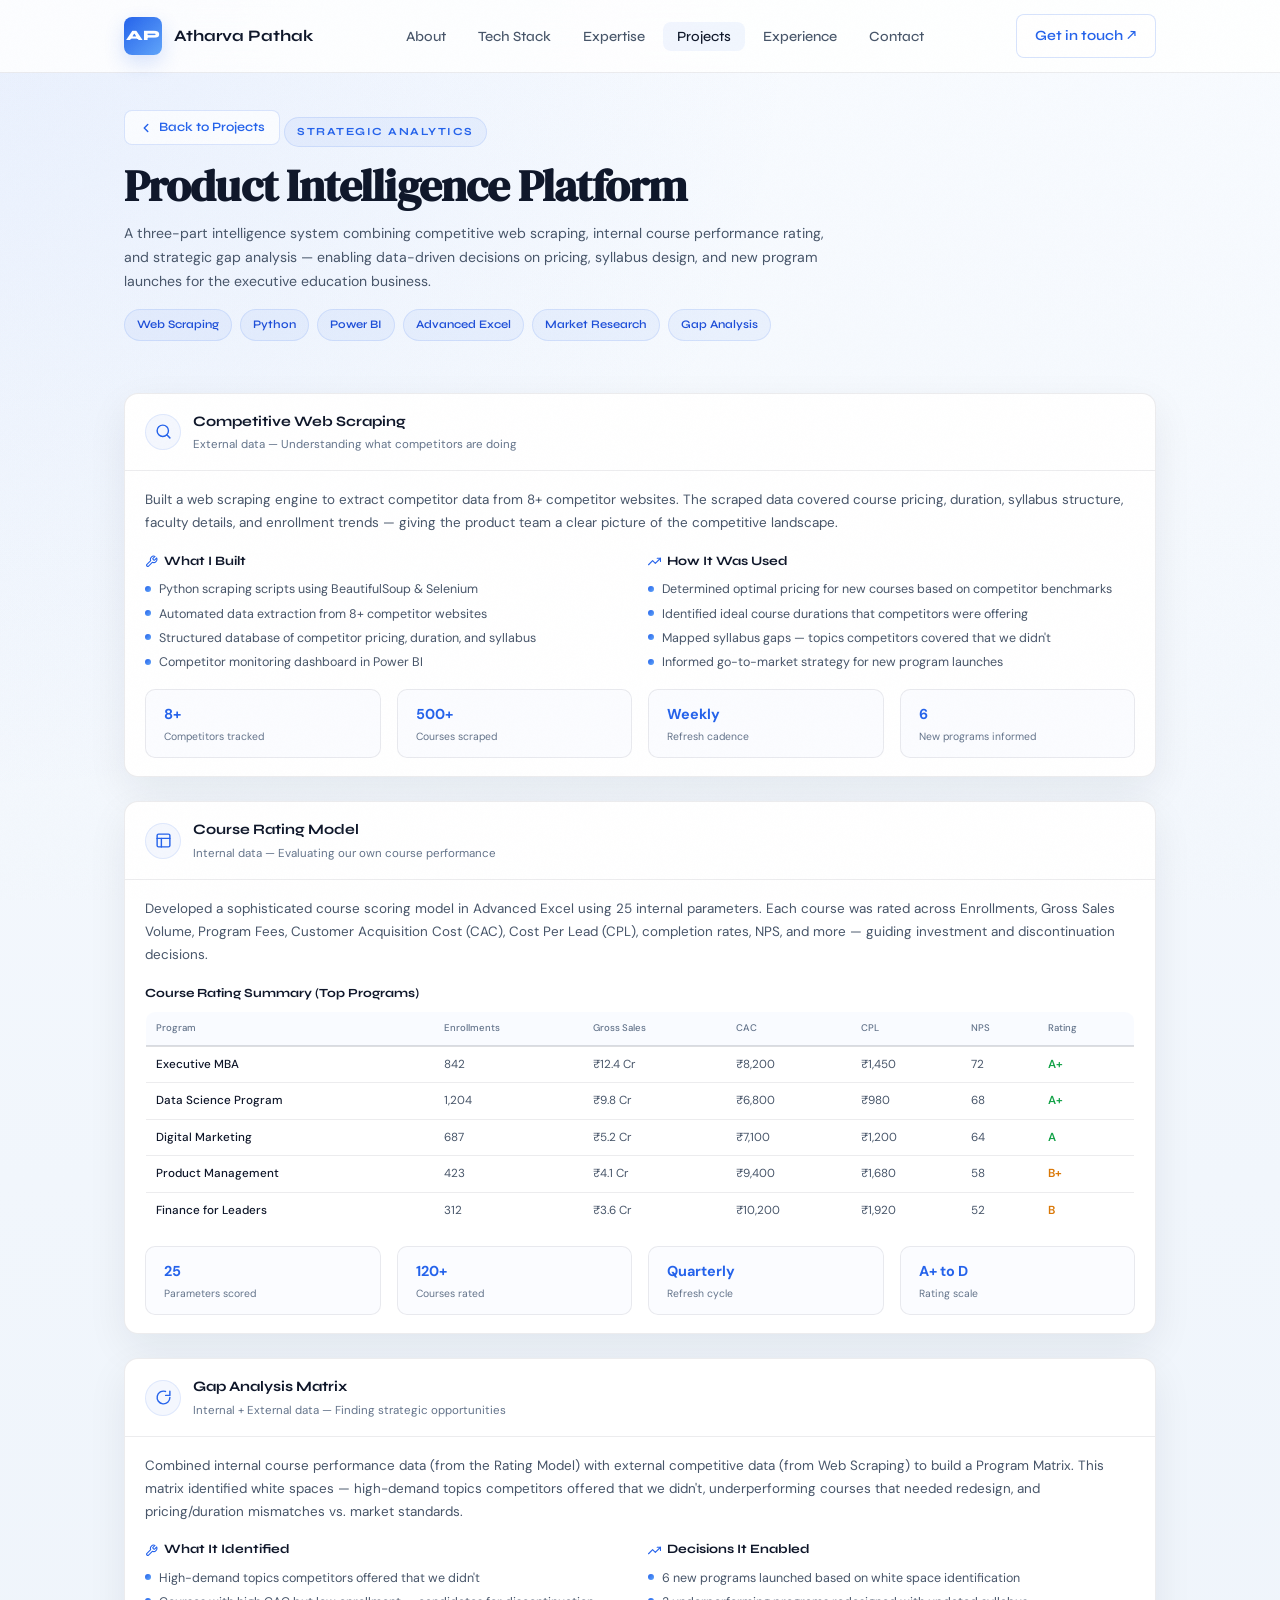
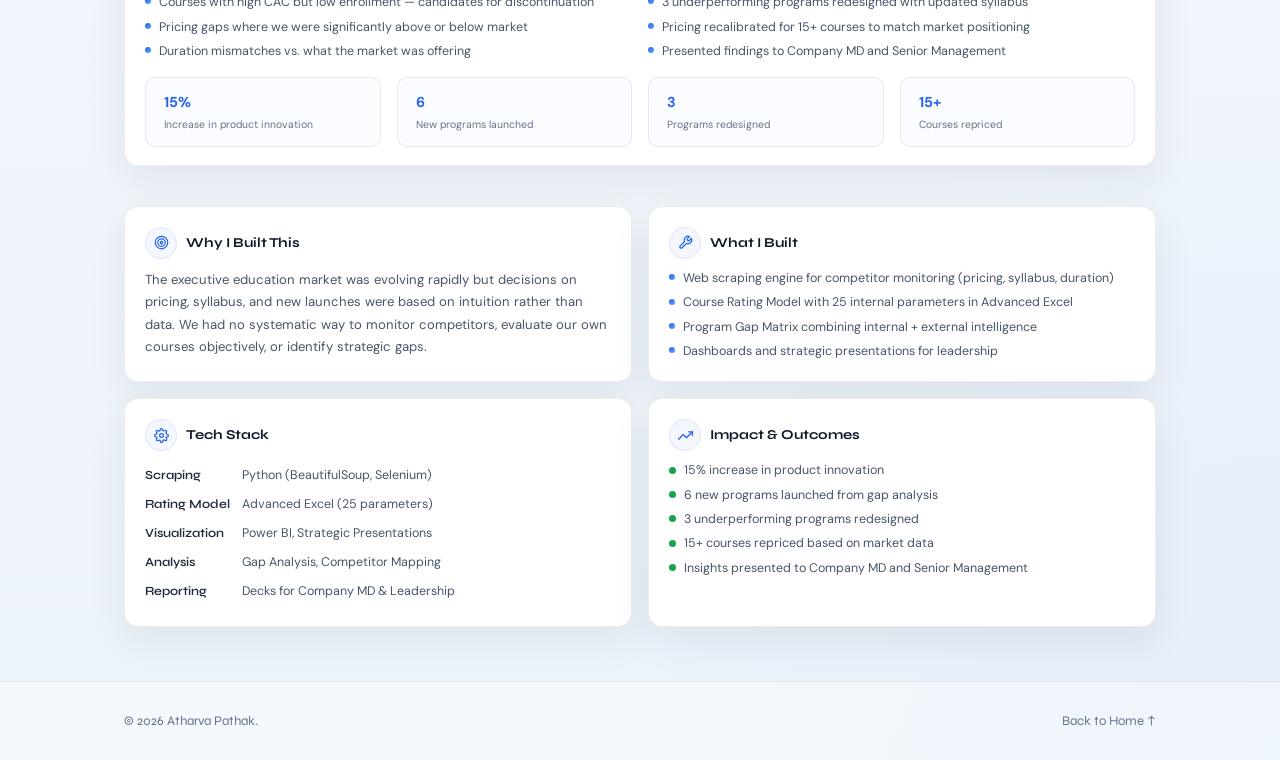
<file: project-intelligence.html>
<!DOCTYPE html>
<html lang="en">
<head>
  <meta charset="UTF-8"/><meta name="viewport" content="width=device-width,initial-scale=1.0"/>
  <title>Product Intelligence Platform | Atharva Pathak</title>
  <link rel="icon" type="image/svg+xml" href="data:image/svg+xml,%3Csvg xmlns='http://www.w3.org/2000/svg' viewBox='0 0 64 64'%3E%3Crect width='64' height='64' rx='14' fill='%232563eb'/%3E%3Ctext x='32' y='43' font-family='system-ui,sans-serif' font-weight='800' font-size='28' fill='white' text-anchor='middle'%3EAP%3C/text%3E%3C/svg%3E"/>
  <link rel="preconnect" href="https://fonts.googleapis.com"/><link rel="preconnect" href="https://fonts.gstatic.com" crossorigin/>
  <link href="https://fonts.googleapis.com/css2?family=DM+Serif+Display:ital@0;1&family=Syne:wght@400;500;600;700;800&family=DM+Sans:ital,wght@0,300;0,400;0,500;1,300&display=swap" rel="stylesheet"/>
  <link rel="stylesheet" href="styles.css"/>
  <style>
    .pg{max-width:var(--max);margin:0 auto;padding:0 var(--pad-x)}
    .hero-sec{padding:110px 0 24px}
    .back-link{display:inline-flex;align-items:center;gap:6px;font-family:var(--font-sans);font-size:.8rem;font-weight:600;color:var(--accent);padding:6px 14px;border-radius:8px;border:1px solid rgba(37,99,235,.16);background:rgba(255,255,255,.7);margin-bottom:16px;transition:background .2s,transform .2s}
    .back-link:hover{background:var(--accent-soft);transform:translateX(-3px)}
    .back-link svg{width:14px;height:14px}
    .tag-label{display:inline-block;font-family:var(--font-sans);font-size:.68rem;font-weight:700;letter-spacing:.14em;text-transform:uppercase;color:var(--accent);padding:5px 12px;border-radius:999px;background:rgba(37,99,235,.06);border:1px solid rgba(37,99,235,.12);margin-bottom:12px}
    .hero-title{font-family:var(--font-display);font-size:clamp(2rem,4vw,2.8rem);line-height:1.1;letter-spacing:-.02em;color:var(--text);margin-bottom:10px}
    .hero-desc{font-size:.88rem;color:var(--muted);line-height:1.72;max-width:700px;margin-bottom:16px}
    .hero-chips{display:flex;flex-wrap:wrap;gap:8px}
    .hero-chips span{font-family:var(--font-sans);font-size:.72rem;font-weight:600;padding:5px 12px;border-radius:999px;background:rgba(37,99,235,.06);border:1px solid rgba(37,99,235,.12);color:var(--accent-strong)}

    /* 3 distinct project blocks — vertical stack */
    .projects-stack{display:flex;flex-direction:column;gap:24px;padding:28px 0 40px}

    .proj-block{background:#fff;border:1px solid var(--line);border-radius:14px;box-shadow:var(--shadow-soft);overflow:hidden}
    .proj-hd{padding:16px 20px;border-bottom:1px solid var(--line);display:flex;align-items:center;gap:12px}
    .proj-hd-ico{width:36px;height:36px;border-radius:50%;background:rgba(37,99,235,.05);border:1px solid rgba(37,99,235,.1);display:flex;align-items:center;justify-content:center;flex-shrink:0}
    .proj-hd h3{font-family:var(--font-sans);font-weight:700;font-size:.9rem;color:var(--text)}
    .proj-hd p{font-size:.72rem;color:var(--faint);margin-top:1px}
    .proj-body{padding:18px 20px}
    .proj-desc{font-size:.84rem;color:var(--muted);line-height:1.7;margin-bottom:16px}

    /* 2-col inside project block */
    .proj-cols{display:grid;grid-template-columns:1fr 1fr;gap:16px}
    .proj-col h4{font-family:var(--font-sans);font-weight:700;font-size:.8rem;color:var(--text);margin-bottom:8px;display:flex;align-items:center;gap:6px}
    .proj-col ul{list-style:none;display:flex;flex-direction:column;gap:5px}
    .proj-col ul li{font-size:.78rem;color:var(--muted);line-height:1.55;display:flex;gap:8px;align-items:flex-start}
    .proj-col ul li::before{content:"";flex-shrink:0;width:6px;height:6px;border-radius:50%;background:linear-gradient(135deg,var(--accent),#60a5fa);margin-top:.42em}

    /* Metrics row */
    .proj-metrics{display:flex;gap:16px;margin-top:16px;flex-wrap:wrap}
    .pm{padding:12px 18px;border:1px solid var(--line);border-radius:10px;background:rgba(248,251,255,.6);display:flex;flex-direction:column;gap:2px;flex:1;min-width:120px}
    .pm-val{font-family:var(--font-body);font-weight:700;font-size:.9rem;color:var(--accent)}
    .pm-lbl{font-size:.65rem;color:var(--faint)}

    /* Table inside project */
    .proj-tbl-title{font-family:var(--font-sans);font-size:.78rem;font-weight:700;color:var(--text);margin:16px 0 8px}
    table.proj-tbl{width:100%;border-collapse:collapse;font-size:.74rem;border:1px solid var(--line);border-radius:10px;overflow:hidden}
    .proj-tbl th{text-align:left;font-family:var(--font-body);font-size:.6rem;font-weight:500;color:var(--faint);padding:8px 10px;background:rgba(248,251,255,.8);border-bottom:2px solid var(--line-strong)}
    .proj-tbl td{padding:8px 10px;border-bottom:1px solid var(--line);color:var(--muted);font-size:.73rem}
    .proj-tbl td:first-child{color:var(--text);font-weight:500}
    .proj-tbl .high{color:var(--success);font-weight:600}
    .proj-tbl .med{color:#d97706;font-weight:600}

    /* Bottom blocks */
    .btm{display:grid;grid-template-columns:1fr 1fr;gap:16px;padding-bottom:clamp(50px,6vh,72px)}
    .bk{background:#fff;border:1px solid var(--line);border-radius:14px;padding:20px;box-shadow:var(--shadow-soft)}
    .bk-hd{display:flex;align-items:center;gap:9px;margin-bottom:10px}
    .bk-ico{width:32px;height:32px;border-radius:50%;background:rgba(37,99,235,.05);border:1px solid rgba(37,99,235,.1);display:flex;align-items:center;justify-content:center;flex-shrink:0}
    .bk-hd h3{font-family:var(--font-sans);font-weight:700;font-size:.85rem;color:var(--text)}
    .bk p{font-size:.82rem;color:var(--muted);line-height:1.7}
    .bk ul{list-style:none;display:flex;flex-direction:column;gap:5px}
    .bk ul li{font-size:.78rem;color:var(--muted);line-height:1.55;display:flex;gap:8px;align-items:flex-start}
    .bk ul li::before{content:"";flex-shrink:0;width:6px;height:6px;border-radius:50%;background:linear-gradient(135deg,var(--accent),#60a5fa);margin-top:.42em}
    .bk ul.imp li::before{width:7px;height:7px;background:var(--success)}
    .stk{width:100%;font-size:.78rem;border-collapse:collapse}
    .stk td{padding:4px 0;vertical-align:top}.stk td:first-child{font-family:var(--font-sans);font-weight:600;color:var(--text-soft);padding-right:12px;white-space:nowrap;width:95px}.stk td:last-child{color:var(--muted)}

    @media(max-width:1080px){.proj-cols{grid-template-columns:1fr}}
    @media(max-width:768px){.hero-sec{padding:96px 0 20px}.btm{grid-template-columns:1fr}.proj-metrics{flex-direction:column}}
  </style>
</head>
<body style="cursor:auto">
  <div class="scroll-progress" id="scrollProgress"></div>
  <div class="noise-overlay"></div>
  <nav class="navbar scrolled"><div class="nav-inner">
    <a href="index.html" class="nav-logo"><span class="logo-initials">AP</span><span class="logo-name">Atharva Pathak</span></a>
    <ul class="nav-links"><li><a href="index.html#about" class="nav-link">About</a></li><li><a href="index.html#techstack" class="nav-link">Tech Stack</a></li><li><a href="index.html#expertise" class="nav-link">Expertise</a></li><li><a href="index.html#projects" class="nav-link active">Projects</a></li><li><a href="index.html#experience" class="nav-link">Experience</a></li><li><a href="index.html#contact" class="nav-link">Contact</a></li></ul>
    <a href="mailto:atharvapathak11@gmail.com" class="nav-cta">Get in touch &#8599;</a>
  </div></nav>
  <main>
    <section class="hero-sec"><div class="pg">
      <a href="index.html#projects" class="back-link"><svg viewBox="0 0 24 24" fill="none" stroke="currentColor" stroke-width="2.5" stroke-linecap="round" stroke-linejoin="round"><polyline points="15 18 9 12 15 6"/></svg>Back to Projects</a>
      <div class="tag-label">Strategic Analytics</div>
      <h1 class="hero-title">Product Intelligence Platform</h1>
      <p class="hero-desc">A three-part intelligence system combining competitive web scraping, internal course performance rating, and strategic gap analysis &mdash; enabling data-driven decisions on pricing, syllabus design, and new program launches for the executive education business.</p>
      <div class="hero-chips"><span>Web Scraping</span><span>Python</span><span>Power BI</span><span>Advanced Excel</span><span>Market Research</span><span>Gap Analysis</span></div>
    </div></section>

    <!-- 3 DISTINCT PROJECT BLOCKS — clearly separated -->
    <div class="pg"><div class="projects-stack">

      <!-- ═══ BLOCK 1: Competitive Web Scraping ═══ -->
      <div class="proj-block">
        <div class="proj-hd">
          <div class="proj-hd-ico"><svg viewBox="0 0 24 24" width="17" height="17" fill="none" stroke="#2563eb" stroke-width="2" stroke-linecap="round" stroke-linejoin="round"><circle cx="11" cy="11" r="8"/><line x1="21" y1="21" x2="16.65" y2="16.65"/></svg></div>
          <div><h3>Competitive Web Scraping</h3><p>External data &mdash; Understanding what competitors are doing</p></div>
        </div>
        <div class="proj-body">
          <p class="proj-desc">Built a web scraping engine to extract competitor data from 8+ competitor websites. The scraped data covered course pricing, duration, syllabus structure, faculty details, and enrollment trends &mdash; giving the product team a clear picture of the competitive landscape.</p>
          <div class="proj-cols">
            <div class="proj-col">
              <h4><svg viewBox="0 0 24 24" width="13" height="13" fill="none" stroke="#2563eb" stroke-width="2" stroke-linecap="round" stroke-linejoin="round"><path d="M14.7 6.3a1 1 0 0 0 0 1.4l1.6 1.6a1 1 0 0 0 1.4 0l3.77-3.77a6 6 0 0 1-7.94 7.94l-6.91 6.91a2.12 2.12 0 0 1-3-3l6.91-6.91a6 6 0 0 1 7.94-7.94l-3.76 3.76z"/></svg> What I Built</h4>
              <ul>
                <li>Python scraping scripts using BeautifulSoup &amp; Selenium</li>
                <li>Automated data extraction from 8+ competitor websites</li>
                <li>Structured database of competitor pricing, duration, and syllabus</li>
                <li>Competitor monitoring dashboard in Power BI</li>
              </ul>
            </div>
            <div class="proj-col">
              <h4><svg viewBox="0 0 24 24" width="13" height="13" fill="none" stroke="#2563eb" stroke-width="2" stroke-linecap="round" stroke-linejoin="round"><polyline points="23 6 13.5 15.5 8.5 10.5 1 18"/><polyline points="17 6 23 6 23 12"/></svg> How It Was Used</h4>
              <ul>
                <li>Determined optimal pricing for new courses based on competitor benchmarks</li>
                <li>Identified ideal course durations that competitors were offering</li>
                <li>Mapped syllabus gaps &mdash; topics competitors covered that we didn't</li>
                <li>Informed go-to-market strategy for new program launches</li>
              </ul>
            </div>
          </div>
          <div class="proj-metrics">
            <div class="pm"><div class="pm-val">8+</div><div class="pm-lbl">Competitors tracked</div></div>
            <div class="pm"><div class="pm-val">500+</div><div class="pm-lbl">Courses scraped</div></div>
            <div class="pm"><div class="pm-val">Weekly</div><div class="pm-lbl">Refresh cadence</div></div>
            <div class="pm"><div class="pm-val">6</div><div class="pm-lbl">New programs informed</div></div>
          </div>
        </div>
      </div>

      <!-- ═══ BLOCK 2: Course Rating Model ═══ -->
      <div class="proj-block">
        <div class="proj-hd">
          <div class="proj-hd-ico"><svg viewBox="0 0 24 24" width="17" height="17" fill="none" stroke="#2563eb" stroke-width="2" stroke-linecap="round" stroke-linejoin="round"><rect x="3" y="3" width="18" height="18" rx="2"/><path d="M3 9h18"/><path d="M9 21V9"/></svg></div>
          <div><h3>Course Rating Model</h3><p>Internal data &mdash; Evaluating our own course performance</p></div>
        </div>
        <div class="proj-body">
          <p class="proj-desc">Developed a sophisticated course scoring model in Advanced Excel using 25 internal parameters. Each course was rated across Enrollments, Gross Sales Volume, Program Fees, Customer Acquisition Cost (CAC), Cost Per Lead (CPL), completion rates, NPS, and more &mdash; guiding investment and discontinuation decisions.</p>
          <div class="proj-tbl-title">Course Rating Summary (Top Programs)</div>
          <table class="proj-tbl">
            <thead><tr><th>Program</th><th>Enrollments</th><th>Gross Sales</th><th>CAC</th><th>CPL</th><th>NPS</th><th>Rating</th></tr></thead>
            <tbody>
              <tr><td>Executive MBA</td><td>842</td><td>&#8377;12.4 Cr</td><td>&#8377;8,200</td><td>&#8377;1,450</td><td>72</td><td class="high">A+</td></tr>
              <tr><td>Data Science Program</td><td>1,204</td><td>&#8377;9.8 Cr</td><td>&#8377;6,800</td><td>&#8377;980</td><td>68</td><td class="high">A+</td></tr>
              <tr><td>Digital Marketing</td><td>687</td><td>&#8377;5.2 Cr</td><td>&#8377;7,100</td><td>&#8377;1,200</td><td>64</td><td class="high">A</td></tr>
              <tr><td>Product Management</td><td>423</td><td>&#8377;4.1 Cr</td><td>&#8377;9,400</td><td>&#8377;1,680</td><td>58</td><td class="med">B+</td></tr>
              <tr><td>Finance for Leaders</td><td>312</td><td>&#8377;3.6 Cr</td><td>&#8377;10,200</td><td>&#8377;1,920</td><td>52</td><td class="med">B</td></tr>
            </tbody>
          </table>
          <div class="proj-metrics">
            <div class="pm"><div class="pm-val">25</div><div class="pm-lbl">Parameters scored</div></div>
            <div class="pm"><div class="pm-val">120+</div><div class="pm-lbl">Courses rated</div></div>
            <div class="pm"><div class="pm-val">Quarterly</div><div class="pm-lbl">Refresh cycle</div></div>
            <div class="pm"><div class="pm-val">A+ to D</div><div class="pm-lbl">Rating scale</div></div>
          </div>
        </div>
      </div>

      <!-- ═══ BLOCK 3: Gap Analysis Matrix ═══ -->
      <div class="proj-block">
        <div class="proj-hd">
          <div class="proj-hd-ico"><svg viewBox="0 0 24 24" width="17" height="17" fill="none" stroke="#2563eb" stroke-width="2" stroke-linecap="round" stroke-linejoin="round"><path d="M21 12a9 9 0 1 1-6.22-8.56"/><path d="M21 3v6h-6"/></svg></div>
          <div><h3>Gap Analysis Matrix</h3><p>Internal + External data &mdash; Finding strategic opportunities</p></div>
        </div>
        <div class="proj-body">
          <p class="proj-desc">Combined internal course performance data (from the Rating Model) with external competitive data (from Web Scraping) to build a Program Matrix. This matrix identified white spaces &mdash; high-demand topics competitors offered that we didn't, underperforming courses that needed redesign, and pricing/duration mismatches vs. market standards.</p>
          <div class="proj-cols">
            <div class="proj-col">
              <h4><svg viewBox="0 0 24 24" width="13" height="13" fill="none" stroke="#2563eb" stroke-width="2" stroke-linecap="round" stroke-linejoin="round"><path d="M14.7 6.3a1 1 0 0 0 0 1.4l1.6 1.6a1 1 0 0 0 1.4 0l3.77-3.77a6 6 0 0 1-7.94 7.94l-6.91 6.91a2.12 2.12 0 0 1-3-3l6.91-6.91a6 6 0 0 1 7.94-7.94l-3.76 3.76z"/></svg> What It Identified</h4>
              <ul>
                <li>High-demand topics competitors offered that we didn't</li>
                <li>Courses with high CAC but low enrollment &mdash; candidates for discontinuation</li>
                <li>Pricing gaps where we were significantly above or below market</li>
                <li>Duration mismatches vs. what the market was offering</li>
              </ul>
            </div>
            <div class="proj-col">
              <h4><svg viewBox="0 0 24 24" width="13" height="13" fill="none" stroke="#2563eb" stroke-width="2" stroke-linecap="round" stroke-linejoin="round"><polyline points="23 6 13.5 15.5 8.5 10.5 1 18"/><polyline points="17 6 23 6 23 12"/></svg> Decisions It Enabled</h4>
              <ul>
                <li>6 new programs launched based on white space identification</li>
                <li>3 underperforming programs redesigned with updated syllabus</li>
                <li>Pricing recalibrated for 15+ courses to match market positioning</li>
                <li>Presented findings to Company MD and Senior Management</li>
              </ul>
            </div>
          </div>
          <div class="proj-metrics">
            <div class="pm"><div class="pm-val">15%</div><div class="pm-lbl">Increase in product innovation</div></div>
            <div class="pm"><div class="pm-val">6</div><div class="pm-lbl">New programs launched</div></div>
            <div class="pm"><div class="pm-val">3</div><div class="pm-lbl">Programs redesigned</div></div>
            <div class="pm"><div class="pm-val">15+</div><div class="pm-lbl">Courses repriced</div></div>
          </div>
        </div>
      </div>
    </div></div>

    <!-- Bottom 2x2 -->
    <div class="pg"><div class="btm">
      <div class="bk"><div class="bk-hd"><div class="bk-ico"><svg viewBox="0 0 24 24" width="15" height="15" fill="none" stroke="#2563eb" stroke-width="2" stroke-linecap="round" stroke-linejoin="round"><circle cx="12" cy="12" r="10"/><circle cx="12" cy="12" r="6"/><circle cx="12" cy="12" r="2"/></svg></div><h3>Why I Built This</h3></div><p>The executive education market was evolving rapidly but decisions on pricing, syllabus, and new launches were based on intuition rather than data. We had no systematic way to monitor competitors, evaluate our own courses objectively, or identify strategic gaps.</p></div>
      <div class="bk"><div class="bk-hd"><div class="bk-ico"><svg viewBox="0 0 24 24" width="15" height="15" fill="none" stroke="#2563eb" stroke-width="2" stroke-linecap="round" stroke-linejoin="round"><path d="M14.7 6.3a1 1 0 0 0 0 1.4l1.6 1.6a1 1 0 0 0 1.4 0l3.77-3.77a6 6 0 0 1-7.94 7.94l-6.91 6.91a2.12 2.12 0 0 1-3-3l6.91-6.91a6 6 0 0 1 7.94-7.94l-3.76 3.76z"/></svg></div><h3>What I Built</h3></div><ul><li>Web scraping engine for competitor monitoring (pricing, syllabus, duration)</li><li>Course Rating Model with 25 internal parameters in Advanced Excel</li><li>Program Gap Matrix combining internal + external intelligence</li><li>Dashboards and strategic presentations for leadership</li></ul></div>
      <div class="bk"><div class="bk-hd"><div class="bk-ico"><svg viewBox="0 0 24 24" width="15" height="15" fill="none" stroke="#2563eb" stroke-width="2" stroke-linecap="round" stroke-linejoin="round"><circle cx="12" cy="12" r="3"/><path d="M19.4 15a1.65 1.65 0 0 0 .33 1.82l.06.06a2 2 0 0 1 0 2.83 2 2 0 0 1-2.83 0l-.06-.06a1.65 1.65 0 0 0-1.82-.33 1.65 1.65 0 0 0-1 1.51V21a2 2 0 0 1-2 2 2 2 0 0 1-2-2v-.09A1.65 1.65 0 0 0 9 19.4a1.65 1.65 0 0 0-1.82.33l-.06.06a2 2 0 0 1-2.83 0 2 2 0 0 1 0-2.83l.06-.06A1.65 1.65 0 0 0 4.68 15a1.65 1.65 0 0 0-1.51-1H3a2 2 0 0 1-2-2 2 2 0 0 1 2-2h.09A1.65 1.65 0 0 0 4.6 9a1.65 1.65 0 0 0-.33-1.82l-.06-.06a2 2 0 0 1 0-2.83 2 2 0 0 1 2.83 0l.06.06A1.65 1.65 0 0 0 9 4.68a1.65 1.65 0 0 0 1-1.51V3a2 2 0 0 1 2-2 2 2 0 0 1 2 2v.09a1.65 1.65 0 0 0 1 1.51 1.65 1.65 0 0 0 1.82-.33l.06-.06a2 2 0 0 1 2.83 0 2 2 0 0 1 0 2.83l-.06.06a1.65 1.65 0 0 0-.33 1.82V9a1.65 1.65 0 0 0 1.51 1H21a2 2 0 0 1 2 2 2 2 0 0 1-2 2h-.09a1.65 1.65 0 0 0-1.51 1z"/></svg></div><h3>Tech Stack</h3></div><table class="stk"><tr><td>Scraping</td><td>Python (BeautifulSoup, Selenium)</td></tr><tr><td>Rating Model</td><td>Advanced Excel (25 parameters)</td></tr><tr><td>Visualization</td><td>Power BI, Strategic Presentations</td></tr><tr><td>Analysis</td><td>Gap Analysis, Competitor Mapping</td></tr><tr><td>Reporting</td><td>Decks for Company MD &amp; Leadership</td></tr></table></div>
      <div class="bk"><div class="bk-hd"><div class="bk-ico"><svg viewBox="0 0 24 24" width="15" height="15" fill="none" stroke="#2563eb" stroke-width="2" stroke-linecap="round" stroke-linejoin="round"><polyline points="23 6 13.5 15.5 8.5 10.5 1 18"/><polyline points="17 6 23 6 23 12"/></svg></div><h3>Impact &amp; Outcomes</h3></div><ul class="imp"><li>15% increase in product innovation</li><li>6 new programs launched from gap analysis</li><li>3 underperforming programs redesigned</li><li>15+ courses repriced based on market data</li><li>Insights presented to Company MD and Senior Management</li></ul></div>
    </div></div>
  </main>
  <footer class="footer"><div class="footer-inner"><p class="footer-copy">&copy; 2026 Atharva Pathak.</p><a href="index.html" class="back-top">Back to Home &uarr;</a></div></footer>
  <button class="back-to-top-float" id="backToTop" aria-label="Back to top"><svg viewBox="0 0 24 24" fill="none" stroke="currentColor" stroke-width="2.5" stroke-linecap="round" stroke-linejoin="round"><polyline points="18 15 12 9 6 15"/></svg></button>
  <script>var sp=document.getElementById("scrollProgress");window.addEventListener("scroll",function(){if(!sp)return;var h=document.documentElement.scrollHeight-window.innerHeight;sp.style.width=h>0?(window.scrollY/h)*100+"%":"0%"},{passive:true});var btt=document.getElementById("backToTop");window.addEventListener("scroll",function(){if(btt)btt.classList.toggle("visible",window.scrollY>400)},{passive:true});if(btt)btt.addEventListener("click",function(){window.scrollTo({top:0,behavior:"smooth"})});</script>
</body>
</html>
</file>
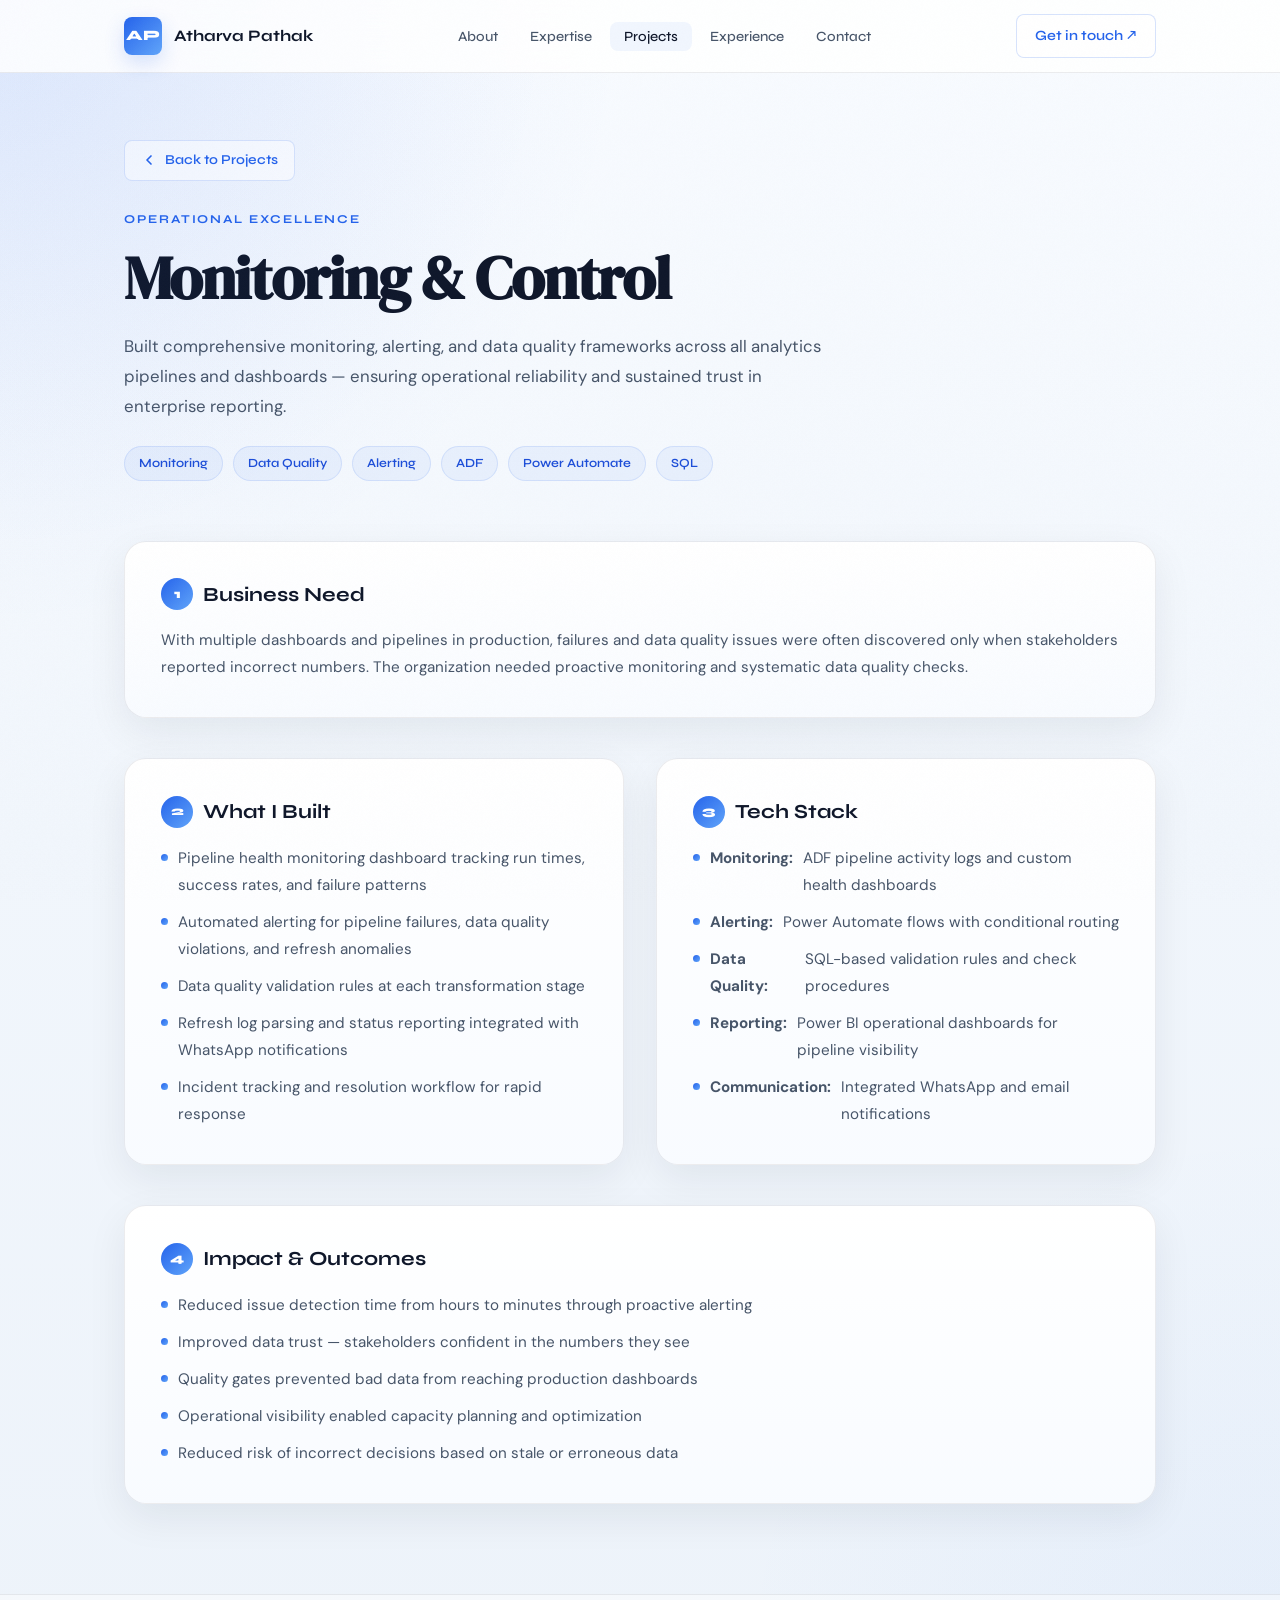
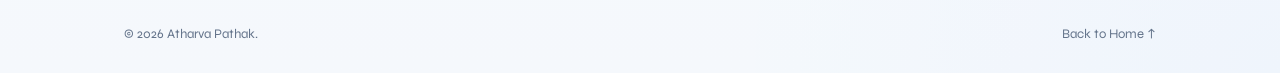
<file: project-monitoring.html>
<!DOCTYPE html>
<html lang="en">
<head>
  <meta charset="UTF-8"/><meta name="viewport" content="width=device-width,initial-scale=1.0"/>
  <title>Monitoring &amp; Control | Atharva Pathak</title>
  <meta name="description" content="Monitoring &amp; Control — Project by Atharva Pathak"/>
  <link rel="icon" type="image/svg+xml" href="data:image/svg+xml,%3Csvg xmlns='http://www.w3.org/2000/svg' viewBox='0 0 64 64'%3E%3Crect width='64' height='64' rx='14' fill='%232563eb'/%3E%3Ctext x='32' y='43' font-family='system-ui,sans-serif' font-weight='800' font-size='28' fill='white' text-anchor='middle'%3EAP%3C/text%3E%3C/svg%3E"/>
  <link rel="preconnect" href="https://fonts.googleapis.com"/><link rel="preconnect" href="https://fonts.gstatic.com" crossorigin/>
  <link href="https://fonts.googleapis.com/css2?family=DM+Serif+Display:ital@0;1&family=Syne:wght@400;500;600;700;800&family=DM+Sans:ital,wght@0,300;0,400;0,500;1,300&display=swap" rel="stylesheet"/>
  <link rel="stylesheet" href="styles.css"/>
</head>
<body style="cursor:auto">
  <div class="noise-overlay"></div>
  <nav class="navbar scrolled"><div class="nav-inner">
    <a href="index.html" class="nav-logo"><span class="logo-initials">AP</span><span class="logo-name">Atharva Pathak</span></a>
    <ul class="nav-links"><li><a href="index.html#about" class="nav-link">About</a></li><li><a href="index.html#expertise" class="nav-link">Expertise</a></li><li><a href="index.html#projects" class="nav-link active">Projects</a></li><li><a href="index.html#experience" class="nav-link">Experience</a></li><li><a href="index.html#contact" class="nav-link">Contact</a></li></ul>
    <a href="mailto:atharvapathak11@gmail.com" class="nav-cta">Get in touch &#8599;</a>
  </div></nav>
  <main>
    <section class="project-hero">
      <div class="section-container">
        <a href="index.html#projects" class="project-back"><svg viewBox="0 0 24 24" fill="none" stroke="currentColor" stroke-width="2.5" stroke-linecap="round" stroke-linejoin="round"><polyline points="15 18 9 12 15 6"/></svg> Back to Projects</a>
        <p class="project-hero-label">Operational Excellence</p>
        <h1 class="project-hero-title">Monitoring &amp; Control</h1>
        <p class="project-hero-sub">Built comprehensive monitoring, alerting, and data quality frameworks across all analytics pipelines and dashboards — ensuring operational reliability and sustained trust in enterprise reporting.</p>
        <div class="project-hero-chips"><span>Monitoring</span><span>Data Quality</span><span>Alerting</span><span>ADF</span><span>Power Automate</span><span>SQL</span></div>
      </div>
    </section>
    <section class="project-content">
      <div class="section-container">
        <div class="project-block"><h2><span class="block-num">1</span> Business Need</h2><p>With multiple dashboards and pipelines in production, failures and data quality issues were often discovered only when stakeholders reported incorrect numbers. The organization needed proactive monitoring and systematic data quality checks.</p></div>
        <div class="project-two-col">
          <div class="project-block"><h2><span class="block-num">2</span> What I Built</h2><ul><li>Pipeline health monitoring dashboard tracking run times, success rates, and failure patterns</li><li>Automated alerting for pipeline failures, data quality violations, and refresh anomalies</li><li>Data quality validation rules at each transformation stage</li><li>Refresh log parsing and status reporting integrated with WhatsApp notifications</li><li>Incident tracking and resolution workflow for rapid response</li></ul></div>
          <div class="project-block"><h2><span class="block-num">3</span> Tech Stack</h2><ul><li><strong>Monitoring:</strong> ADF pipeline activity logs and custom health dashboards</li><li><strong>Alerting:</strong> Power Automate flows with conditional routing</li><li><strong>Data Quality:</strong> SQL-based validation rules and check procedures</li><li><strong>Reporting:</strong> Power BI operational dashboards for pipeline visibility</li><li><strong>Communication:</strong> Integrated WhatsApp and email notifications</li></ul></div>
        </div>
        <div class="project-block"><h2><span class="block-num">4</span> Impact &amp; Outcomes</h2><ul><li>Reduced issue detection time from hours to minutes through proactive alerting</li><li>Improved data trust — stakeholders confident in the numbers they see</li><li>Quality gates prevented bad data from reaching production dashboards</li><li>Operational visibility enabled capacity planning and optimization</li><li>Reduced risk of incorrect decisions based on stale or erroneous data</li></ul></div>
      </div>
    </section>
  </main>
  <footer class="footer"><div class="footer-inner"><p class="footer-copy">&copy; 2026 Atharva Pathak.</p><a href="index.html" class="back-top">Back to Home &uarr;</a></div></footer>
</body>
</html>
</file>
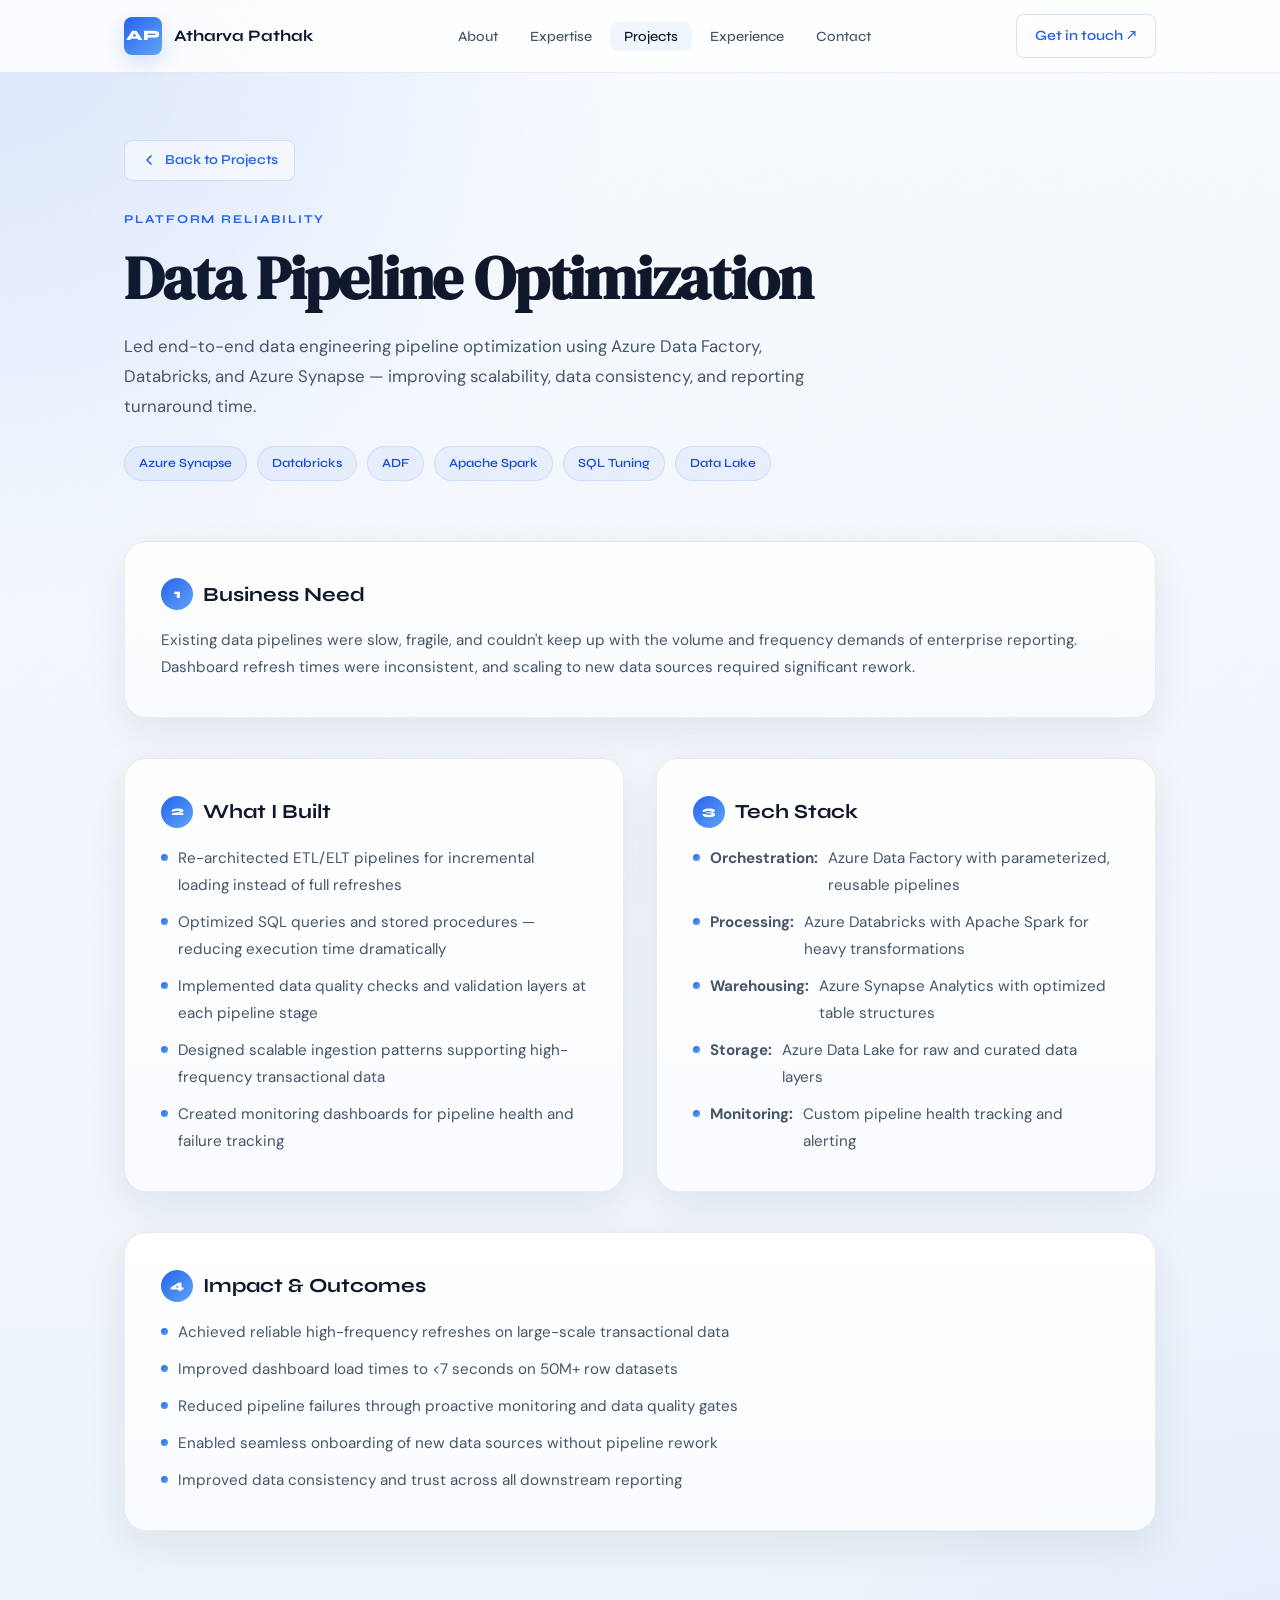
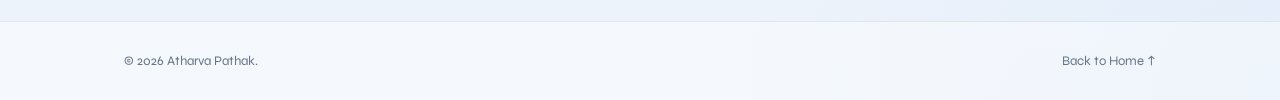
<file: project-pipeline.html>
<!DOCTYPE html>
<html lang="en">
<head>
  <meta charset="UTF-8"/><meta name="viewport" content="width=device-width,initial-scale=1.0"/>
  <title>Data Pipeline Optimization | Atharva Pathak</title>
  <meta name="description" content="Data Pipeline Optimization — Project by Atharva Pathak"/>
  <link rel="icon" type="image/svg+xml" href="data:image/svg+xml,%3Csvg xmlns='http://www.w3.org/2000/svg' viewBox='0 0 64 64'%3E%3Crect width='64' height='64' rx='14' fill='%232563eb'/%3E%3Ctext x='32' y='43' font-family='system-ui,sans-serif' font-weight='800' font-size='28' fill='white' text-anchor='middle'%3EAP%3C/text%3E%3C/svg%3E"/>
  <link rel="preconnect" href="https://fonts.googleapis.com"/><link rel="preconnect" href="https://fonts.gstatic.com" crossorigin/>
  <link href="https://fonts.googleapis.com/css2?family=DM+Serif+Display:ital@0;1&family=Syne:wght@400;500;600;700;800&family=DM+Sans:ital,wght@0,300;0,400;0,500;1,300&display=swap" rel="stylesheet"/>
  <link rel="stylesheet" href="styles.css"/>
</head>
<body style="cursor:auto">
  <div class="noise-overlay"></div>
  <nav class="navbar scrolled"><div class="nav-inner">
    <a href="index.html" class="nav-logo"><span class="logo-initials">AP</span><span class="logo-name">Atharva Pathak</span></a>
    <ul class="nav-links"><li><a href="index.html#about" class="nav-link">About</a></li><li><a href="index.html#expertise" class="nav-link">Expertise</a></li><li><a href="index.html#projects" class="nav-link active">Projects</a></li><li><a href="index.html#experience" class="nav-link">Experience</a></li><li><a href="index.html#contact" class="nav-link">Contact</a></li></ul>
    <a href="mailto:atharvapathak11@gmail.com" class="nav-cta">Get in touch &#8599;</a>
  </div></nav>
  <main>
    <section class="project-hero">
      <div class="section-container">
        <a href="index.html#projects" class="project-back"><svg viewBox="0 0 24 24" fill="none" stroke="currentColor" stroke-width="2.5" stroke-linecap="round" stroke-linejoin="round"><polyline points="15 18 9 12 15 6"/></svg> Back to Projects</a>
        <p class="project-hero-label">Platform Reliability</p>
        <h1 class="project-hero-title">Data Pipeline Optimization</h1>
        <p class="project-hero-sub">Led end-to-end data engineering pipeline optimization using Azure Data Factory, Databricks, and Azure Synapse — improving scalability, data consistency, and reporting turnaround time.</p>
        <div class="project-hero-chips"><span>Azure Synapse</span><span>Databricks</span><span>ADF</span><span>Apache Spark</span><span>SQL Tuning</span><span>Data Lake</span></div>
      </div>
    </section>
    <section class="project-content">
      <div class="section-container">
        <div class="project-block"><h2><span class="block-num">1</span> Business Need</h2><p>Existing data pipelines were slow, fragile, and couldn't keep up with the volume and frequency demands of enterprise reporting. Dashboard refresh times were inconsistent, and scaling to new data sources required significant rework.</p></div>
        <div class="project-two-col">
          <div class="project-block"><h2><span class="block-num">2</span> What I Built</h2><ul><li>Re-architected ETL/ELT pipelines for incremental loading instead of full refreshes</li><li>Optimized SQL queries and stored procedures — reducing execution time dramatically</li><li>Implemented data quality checks and validation layers at each pipeline stage</li><li>Designed scalable ingestion patterns supporting high-frequency transactional data</li><li>Created monitoring dashboards for pipeline health and failure tracking</li></ul></div>
          <div class="project-block"><h2><span class="block-num">3</span> Tech Stack</h2><ul><li><strong>Orchestration:</strong> Azure Data Factory with parameterized, reusable pipelines</li><li><strong>Processing:</strong> Azure Databricks with Apache Spark for heavy transformations</li><li><strong>Warehousing:</strong> Azure Synapse Analytics with optimized table structures</li><li><strong>Storage:</strong> Azure Data Lake for raw and curated data layers</li><li><strong>Monitoring:</strong> Custom pipeline health tracking and alerting</li></ul></div>
        </div>
        <div class="project-block"><h2><span class="block-num">4</span> Impact &amp; Outcomes</h2><ul><li>Achieved reliable high-frequency refreshes on large-scale transactional data</li><li>Improved dashboard load times to &lt;7 seconds on 50M+ row datasets</li><li>Reduced pipeline failures through proactive monitoring and data quality gates</li><li>Enabled seamless onboarding of new data sources without pipeline rework</li><li>Improved data consistency and trust across all downstream reporting</li></ul></div>
      </div>
    </section>
  </main>
  <footer class="footer"><div class="footer-inner"><p class="footer-copy">&copy; 2026 Atharva Pathak.</p><a href="index.html" class="back-top">Back to Home &uarr;</a></div></footer>
</body>
</html>
</file>
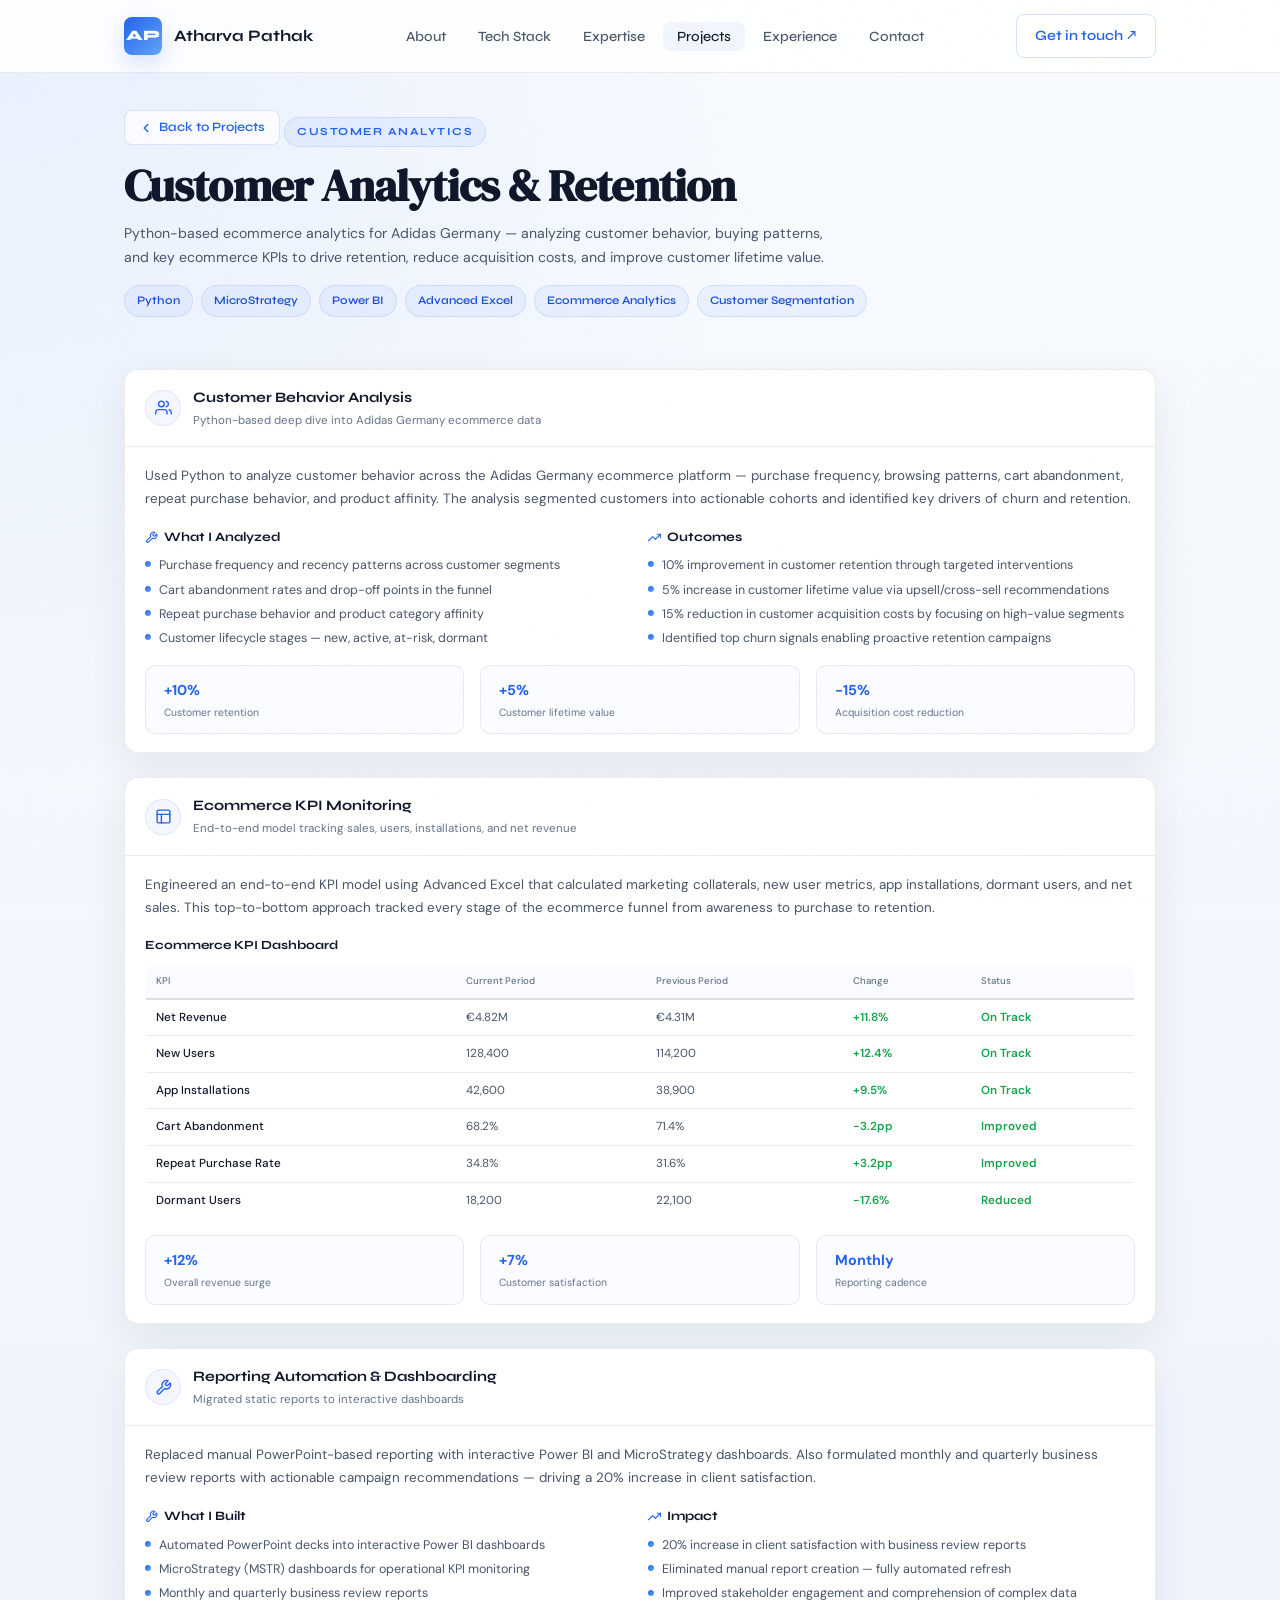
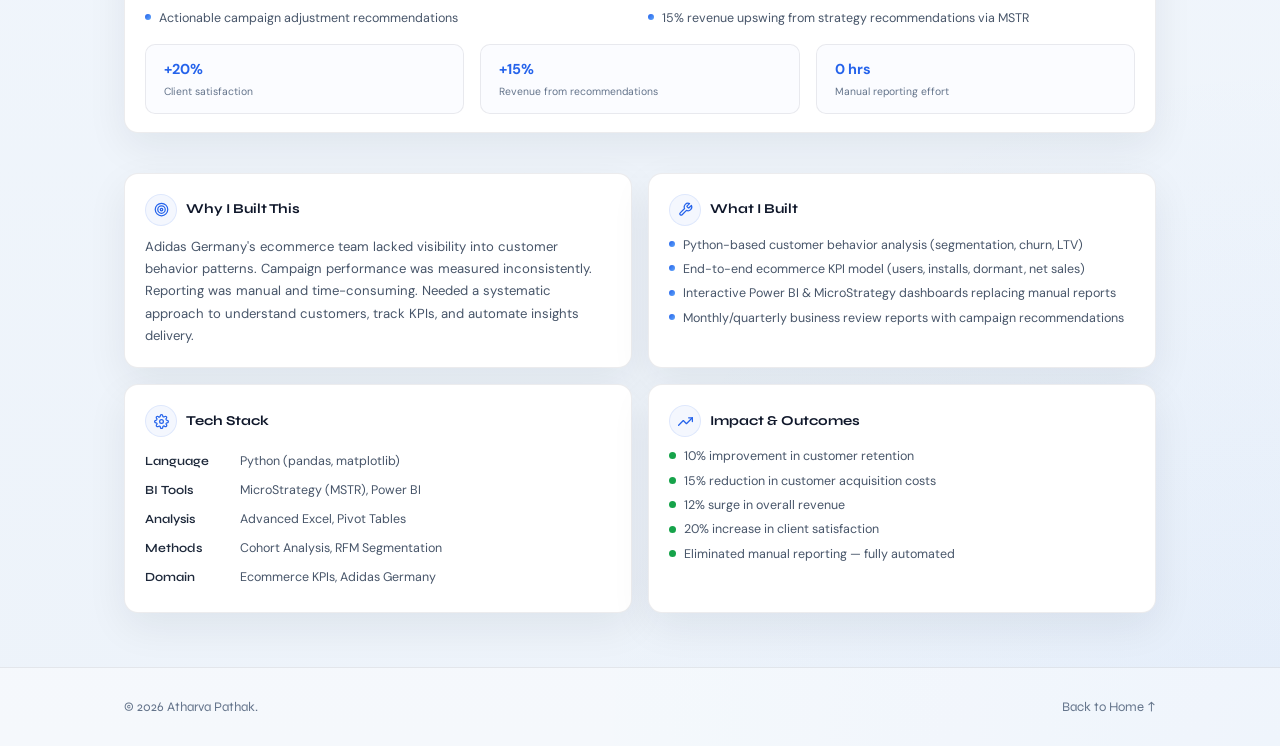
<file: project-retention.html>
<!DOCTYPE html>
<html lang="en">
<head>
  <meta charset="UTF-8"/><meta name="viewport" content="width=device-width,initial-scale=1.0"/>
  <title>Customer Analytics & Retention | Atharva Pathak</title>
  <link rel="icon" type="image/svg+xml" href="data:image/svg+xml,%3Csvg xmlns='http://www.w3.org/2000/svg' viewBox='0 0 64 64'%3E%3Crect width='64' height='64' rx='14' fill='%232563eb'/%3E%3Ctext x='32' y='43' font-family='system-ui,sans-serif' font-weight='800' font-size='28' fill='white' text-anchor='middle'%3EAP%3C/text%3E%3C/svg%3E"/>
  <link rel="preconnect" href="https://fonts.googleapis.com"/><link rel="preconnect" href="https://fonts.gstatic.com" crossorigin/>
  <link href="https://fonts.googleapis.com/css2?family=DM+Serif+Display:ital@0;1&family=Syne:wght@400;500;600;700;800&family=DM+Sans:ital,wght@0,300;0,400;0,500;1,300&display=swap" rel="stylesheet"/>
  <link rel="stylesheet" href="styles.css"/>
  <style>
    .pg{max-width:var(--max);margin:0 auto;padding:0 var(--pad-x)}
    .hero-sec{padding:110px 0 24px}
    .back-link{display:inline-flex;align-items:center;gap:6px;font-family:var(--font-sans);font-size:.8rem;font-weight:600;color:var(--accent);padding:6px 14px;border-radius:8px;border:1px solid rgba(37,99,235,.16);background:rgba(255,255,255,.7);margin-bottom:16px;transition:background .2s,transform .2s}
    .back-link:hover{background:var(--accent-soft);transform:translateX(-3px)}
    .back-link svg{width:14px;height:14px}
    .tag-label{display:inline-block;font-family:var(--font-sans);font-size:.68rem;font-weight:700;letter-spacing:.14em;text-transform:uppercase;color:var(--accent);padding:5px 12px;border-radius:999px;background:rgba(37,99,235,.06);border:1px solid rgba(37,99,235,.12);margin-bottom:12px}
    .hero-title{font-family:var(--font-display);font-size:clamp(2rem,4vw,2.8rem);line-height:1.1;letter-spacing:-.02em;color:var(--text);margin-bottom:10px}
    .hero-desc{font-size:.88rem;color:var(--muted);line-height:1.72;max-width:700px;margin-bottom:16px}
    .hero-chips{display:flex;flex-wrap:wrap;gap:8px}
    .hero-chips span{font-family:var(--font-sans);font-size:.72rem;font-weight:600;padding:5px 12px;border-radius:999px;background:rgba(37,99,235,.06);border:1px solid rgba(37,99,235,.12);color:var(--accent-strong)}

    /* 3 distinct project blocks — vertical */
    .projects-stack{display:flex;flex-direction:column;gap:24px;padding:28px 0 40px}
    .proj-block{background:#fff;border:1px solid var(--line);border-radius:14px;box-shadow:var(--shadow-soft);overflow:hidden}
    .proj-hd{padding:16px 20px;border-bottom:1px solid var(--line);display:flex;align-items:center;gap:12px}
    .proj-hd-ico{width:36px;height:36px;border-radius:50%;background:rgba(37,99,235,.05);border:1px solid rgba(37,99,235,.1);display:flex;align-items:center;justify-content:center;flex-shrink:0}
    .proj-hd h3{font-family:var(--font-sans);font-weight:700;font-size:.9rem;color:var(--text)}
    .proj-hd p{font-size:.72rem;color:var(--faint);margin-top:1px}
    .proj-body{padding:18px 20px}
    .proj-desc{font-size:.84rem;color:var(--muted);line-height:1.7;margin-bottom:16px}
    .proj-cols{display:grid;grid-template-columns:1fr 1fr;gap:16px}
    .proj-col h4{font-family:var(--font-sans);font-weight:700;font-size:.8rem;color:var(--text);margin-bottom:8px;display:flex;align-items:center;gap:6px}
    .proj-col ul{list-style:none;display:flex;flex-direction:column;gap:5px}
    .proj-col ul li{font-size:.78rem;color:var(--muted);line-height:1.55;display:flex;gap:8px;align-items:flex-start}
    .proj-col ul li::before{content:"";flex-shrink:0;width:6px;height:6px;border-radius:50%;background:linear-gradient(135deg,var(--accent),#60a5fa);margin-top:.42em}
    .proj-metrics{display:flex;gap:16px;margin-top:16px;flex-wrap:wrap}
    .pm{padding:12px 18px;border:1px solid var(--line);border-radius:10px;background:rgba(248,251,255,.6);display:flex;flex-direction:column;gap:2px;flex:1;min-width:120px}
    .pm-val{font-family:var(--font-body);font-weight:700;font-size:.9rem;color:var(--accent)}
    .pm-lbl{font-size:.65rem;color:var(--faint)}

    /* KPI table */
    .proj-tbl-title{font-family:var(--font-sans);font-size:.78rem;font-weight:700;color:var(--text);margin:16px 0 8px}
    table.proj-tbl{width:100%;border-collapse:collapse;font-size:.74rem;border:1px solid var(--line);border-radius:10px;overflow:hidden}
    .proj-tbl th{text-align:left;font-family:var(--font-body);font-size:.6rem;font-weight:500;color:var(--faint);padding:8px 10px;background:rgba(248,251,255,.8);border-bottom:2px solid var(--line-strong)}
    .proj-tbl td{padding:8px 10px;border-bottom:1px solid var(--line);color:var(--muted);font-size:.73rem}
    .proj-tbl td:first-child{color:var(--text);font-weight:500}
    .proj-tbl .grn{color:var(--success);font-weight:600}
    .proj-tbl .red{color:#dc2626;font-weight:600}

    /* Bottom blocks */
    .btm{display:grid;grid-template-columns:1fr 1fr;gap:16px;padding-bottom:clamp(50px,6vh,72px)}
    .bk{background:#fff;border:1px solid var(--line);border-radius:14px;padding:20px;box-shadow:var(--shadow-soft)}
    .bk-hd{display:flex;align-items:center;gap:9px;margin-bottom:10px}
    .bk-ico{width:32px;height:32px;border-radius:50%;background:rgba(37,99,235,.05);border:1px solid rgba(37,99,235,.1);display:flex;align-items:center;justify-content:center;flex-shrink:0}
    .bk-hd h3{font-family:var(--font-sans);font-weight:700;font-size:.85rem;color:var(--text)}
    .bk p{font-size:.82rem;color:var(--muted);line-height:1.7}
    .bk ul{list-style:none;display:flex;flex-direction:column;gap:5px}
    .bk ul li{font-size:.78rem;color:var(--muted);line-height:1.55;display:flex;gap:8px;align-items:flex-start}
    .bk ul li::before{content:"";flex-shrink:0;width:6px;height:6px;border-radius:50%;background:linear-gradient(135deg,var(--accent),#60a5fa);margin-top:.42em}
    .bk ul.imp li::before{width:7px;height:7px;background:var(--success)}
    .stk{width:100%;font-size:.78rem;border-collapse:collapse}
    .stk td{padding:4px 0;vertical-align:top}.stk td:first-child{font-family:var(--font-sans);font-weight:600;color:var(--text-soft);padding-right:12px;white-space:nowrap;width:95px}.stk td:last-child{color:var(--muted)}

    @media(max-width:1080px){.proj-cols{grid-template-columns:1fr}}
    @media(max-width:768px){.hero-sec{padding:96px 0 20px}.btm{grid-template-columns:1fr}.proj-metrics{flex-direction:column}}
  </style>
</head>
<body style="cursor:auto">
  <div class="scroll-progress" id="scrollProgress"></div>
  <div class="noise-overlay"></div>
  <nav class="navbar scrolled"><div class="nav-inner">
    <a href="index.html" class="nav-logo"><span class="logo-initials">AP</span><span class="logo-name">Atharva Pathak</span></a>
    <ul class="nav-links"><li><a href="index.html#about" class="nav-link">About</a></li><li><a href="index.html#techstack" class="nav-link">Tech Stack</a></li><li><a href="index.html#expertise" class="nav-link">Expertise</a></li><li><a href="index.html#projects" class="nav-link active">Projects</a></li><li><a href="index.html#experience" class="nav-link">Experience</a></li><li><a href="index.html#contact" class="nav-link">Contact</a></li></ul>
    <a href="mailto:atharvapathak11@gmail.com" class="nav-cta">Get in touch &#8599;</a>
  </div></nav>
  <main>
    <section class="hero-sec"><div class="pg">
      <a href="index.html#projects" class="back-link"><svg viewBox="0 0 24 24" fill="none" stroke="currentColor" stroke-width="2.5" stroke-linecap="round" stroke-linejoin="round"><polyline points="15 18 9 12 15 6"/></svg>Back to Projects</a>
      <div class="tag-label">Customer Analytics</div>
      <h1 class="hero-title">Customer Analytics &amp; Retention</h1>
      <p class="hero-desc">Python-based ecommerce analytics for Adidas Germany &mdash; analyzing customer behavior, buying patterns, and key ecommerce KPIs to drive retention, reduce acquisition costs, and improve customer lifetime value.</p>
      <div class="hero-chips"><span>Python</span><span>MicroStrategy</span><span>Power BI</span><span>Advanced Excel</span><span>Ecommerce Analytics</span><span>Customer Segmentation</span></div>
    </div></section>

    <div class="pg"><div class="projects-stack">

      <!-- ═══ BLOCK 1: Customer Behavior Analysis ═══ -->
      <div class="proj-block">
        <div class="proj-hd">
          <div class="proj-hd-ico"><svg viewBox="0 0 24 24" width="17" height="17" fill="none" stroke="#2563eb" stroke-width="2" stroke-linecap="round" stroke-linejoin="round"><path d="M17 21v-2a4 4 0 0 0-4-4H5a4 4 0 0 0-4 4v2"/><circle cx="9" cy="7" r="4"/><path d="M23 21v-2a4 4 0 0 0-3-3.87"/><path d="M16 3.13a4 4 0 0 1 0 7.75"/></svg></div>
          <div><h3>Customer Behavior Analysis</h3><p>Python-based deep dive into Adidas Germany ecommerce data</p></div>
        </div>
        <div class="proj-body">
          <p class="proj-desc">Used Python to analyze customer behavior across the Adidas Germany ecommerce platform &mdash; purchase frequency, browsing patterns, cart abandonment, repeat purchase behavior, and product affinity. The analysis segmented customers into actionable cohorts and identified key drivers of churn and retention.</p>
          <div class="proj-cols">
            <div class="proj-col">
              <h4><svg viewBox="0 0 24 24" width="13" height="13" fill="none" stroke="#2563eb" stroke-width="2" stroke-linecap="round" stroke-linejoin="round"><path d="M14.7 6.3a1 1 0 0 0 0 1.4l1.6 1.6a1 1 0 0 0 1.4 0l3.77-3.77a6 6 0 0 1-7.94 7.94l-6.91 6.91a2.12 2.12 0 0 1-3-3l6.91-6.91a6 6 0 0 1 7.94-7.94l-3.76 3.76z"/></svg> What I Analyzed</h4>
              <ul>
                <li>Purchase frequency and recency patterns across customer segments</li>
                <li>Cart abandonment rates and drop-off points in the funnel</li>
                <li>Repeat purchase behavior and product category affinity</li>
                <li>Customer lifecycle stages &mdash; new, active, at-risk, dormant</li>
              </ul>
            </div>
            <div class="proj-col">
              <h4><svg viewBox="0 0 24 24" width="13" height="13" fill="none" stroke="#2563eb" stroke-width="2" stroke-linecap="round" stroke-linejoin="round"><polyline points="23 6 13.5 15.5 8.5 10.5 1 18"/><polyline points="17 6 23 6 23 12"/></svg> Outcomes</h4>
              <ul>
                <li>10% improvement in customer retention through targeted interventions</li>
                <li>5% increase in customer lifetime value via upsell/cross-sell recommendations</li>
                <li>15% reduction in customer acquisition costs by focusing on high-value segments</li>
                <li>Identified top churn signals enabling proactive retention campaigns</li>
              </ul>
            </div>
          </div>
          <div class="proj-metrics">
            <div class="pm"><div class="pm-val">+10%</div><div class="pm-lbl">Customer retention</div></div>
            <div class="pm"><div class="pm-val">+5%</div><div class="pm-lbl">Customer lifetime value</div></div>
            <div class="pm"><div class="pm-val">-15%</div><div class="pm-lbl">Acquisition cost reduction</div></div>
          </div>
        </div>
      </div>

      <!-- ═══ BLOCK 2: Ecommerce KPI Monitoring ═══ -->
      <div class="proj-block">
        <div class="proj-hd">
          <div class="proj-hd-ico"><svg viewBox="0 0 24 24" width="17" height="17" fill="none" stroke="#2563eb" stroke-width="2" stroke-linecap="round" stroke-linejoin="round"><rect x="3" y="3" width="18" height="18" rx="2"/><path d="M3 9h18"/><path d="M9 21V9"/></svg></div>
          <div><h3>Ecommerce KPI Monitoring</h3><p>End-to-end model tracking sales, users, installations, and net revenue</p></div>
        </div>
        <div class="proj-body">
          <p class="proj-desc">Engineered an end-to-end KPI model using Advanced Excel that calculated marketing collaterals, new user metrics, app installations, dormant users, and net sales. This top-to-bottom approach tracked every stage of the ecommerce funnel from awareness to purchase to retention.</p>
          <div class="proj-tbl-title">Ecommerce KPI Dashboard</div>
          <table class="proj-tbl">
            <thead><tr><th>KPI</th><th>Current Period</th><th>Previous Period</th><th>Change</th><th>Status</th></tr></thead>
            <tbody>
              <tr><td>Net Revenue</td><td>&euro;4.82M</td><td>&euro;4.31M</td><td class="grn">+11.8%</td><td class="grn">On Track</td></tr>
              <tr><td>New Users</td><td>128,400</td><td>114,200</td><td class="grn">+12.4%</td><td class="grn">On Track</td></tr>
              <tr><td>App Installations</td><td>42,600</td><td>38,900</td><td class="grn">+9.5%</td><td class="grn">On Track</td></tr>
              <tr><td>Cart Abandonment</td><td>68.2%</td><td>71.4%</td><td class="grn">-3.2pp</td><td class="grn">Improved</td></tr>
              <tr><td>Repeat Purchase Rate</td><td>34.8%</td><td>31.6%</td><td class="grn">+3.2pp</td><td class="grn">Improved</td></tr>
              <tr><td>Dormant Users</td><td>18,200</td><td>22,100</td><td class="grn">-17.6%</td><td class="grn">Reduced</td></tr>
            </tbody>
          </table>
          <div class="proj-metrics">
            <div class="pm"><div class="pm-val">+12%</div><div class="pm-lbl">Overall revenue surge</div></div>
            <div class="pm"><div class="pm-val">+7%</div><div class="pm-lbl">Customer satisfaction</div></div>
            <div class="pm"><div class="pm-val">Monthly</div><div class="pm-lbl">Reporting cadence</div></div>
          </div>
        </div>
      </div>

      <!-- ═══ BLOCK 3: Reporting Automation ═══ -->
      <div class="proj-block">
        <div class="proj-hd">
          <div class="proj-hd-ico"><svg viewBox="0 0 24 24" width="17" height="17" fill="none" stroke="#2563eb" stroke-width="2" stroke-linecap="round" stroke-linejoin="round"><path d="M14.7 6.3a1 1 0 0 0 0 1.4l1.6 1.6a1 1 0 0 0 1.4 0l3.77-3.77a6 6 0 0 1-7.94 7.94l-6.91 6.91a2.12 2.12 0 0 1-3-3l6.91-6.91a6 6 0 0 1 7.94-7.94l-3.76 3.76z"/></svg></div>
          <div><h3>Reporting Automation &amp; Dashboarding</h3><p>Migrated static reports to interactive dashboards</p></div>
        </div>
        <div class="proj-body">
          <p class="proj-desc">Replaced manual PowerPoint-based reporting with interactive Power BI and MicroStrategy dashboards. Also formulated monthly and quarterly business review reports with actionable campaign recommendations &mdash; driving a 20% increase in client satisfaction.</p>
          <div class="proj-cols">
            <div class="proj-col">
              <h4><svg viewBox="0 0 24 24" width="13" height="13" fill="none" stroke="#2563eb" stroke-width="2" stroke-linecap="round" stroke-linejoin="round"><path d="M14.7 6.3a1 1 0 0 0 0 1.4l1.6 1.6a1 1 0 0 0 1.4 0l3.77-3.77a6 6 0 0 1-7.94 7.94l-6.91 6.91a2.12 2.12 0 0 1-3-3l6.91-6.91a6 6 0 0 1 7.94-7.94l-3.76 3.76z"/></svg> What I Built</h4>
              <ul>
                <li>Automated PowerPoint decks into interactive Power BI dashboards</li>
                <li>MicroStrategy (MSTR) dashboards for operational KPI monitoring</li>
                <li>Monthly and quarterly business review reports</li>
                <li>Actionable campaign adjustment recommendations</li>
              </ul>
            </div>
            <div class="proj-col">
              <h4><svg viewBox="0 0 24 24" width="13" height="13" fill="none" stroke="#2563eb" stroke-width="2" stroke-linecap="round" stroke-linejoin="round"><polyline points="23 6 13.5 15.5 8.5 10.5 1 18"/><polyline points="17 6 23 6 23 12"/></svg> Impact</h4>
              <ul>
                <li>20% increase in client satisfaction with business review reports</li>
                <li>Eliminated manual report creation &mdash; fully automated refresh</li>
                <li>Improved stakeholder engagement and comprehension of complex data</li>
                <li>15% revenue upswing from strategy recommendations via MSTR</li>
              </ul>
            </div>
          </div>
          <div class="proj-metrics">
            <div class="pm"><div class="pm-val">+20%</div><div class="pm-lbl">Client satisfaction</div></div>
            <div class="pm"><div class="pm-val">+15%</div><div class="pm-lbl">Revenue from recommendations</div></div>
            <div class="pm"><div class="pm-val">0 hrs</div><div class="pm-lbl">Manual reporting effort</div></div>
          </div>
        </div>
      </div>
    </div></div>

    <!-- Bottom 2x2 -->
    <div class="pg"><div class="btm">
      <div class="bk"><div class="bk-hd"><div class="bk-ico"><svg viewBox="0 0 24 24" width="15" height="15" fill="none" stroke="#2563eb" stroke-width="2" stroke-linecap="round" stroke-linejoin="round"><circle cx="12" cy="12" r="10"/><circle cx="12" cy="12" r="6"/><circle cx="12" cy="12" r="2"/></svg></div><h3>Why I Built This</h3></div><p>Adidas Germany's ecommerce team lacked visibility into customer behavior patterns. Campaign performance was measured inconsistently. Reporting was manual and time-consuming. Needed a systematic approach to understand customers, track KPIs, and automate insights delivery.</p></div>
      <div class="bk"><div class="bk-hd"><div class="bk-ico"><svg viewBox="0 0 24 24" width="15" height="15" fill="none" stroke="#2563eb" stroke-width="2" stroke-linecap="round" stroke-linejoin="round"><path d="M14.7 6.3a1 1 0 0 0 0 1.4l1.6 1.6a1 1 0 0 0 1.4 0l3.77-3.77a6 6 0 0 1-7.94 7.94l-6.91 6.91a2.12 2.12 0 0 1-3-3l6.91-6.91a6 6 0 0 1 7.94-7.94l-3.76 3.76z"/></svg></div><h3>What I Built</h3></div><ul><li>Python-based customer behavior analysis (segmentation, churn, LTV)</li><li>End-to-end ecommerce KPI model (users, installs, dormant, net sales)</li><li>Interactive Power BI &amp; MicroStrategy dashboards replacing manual reports</li><li>Monthly/quarterly business review reports with campaign recommendations</li></ul></div>
      <div class="bk"><div class="bk-hd"><div class="bk-ico"><svg viewBox="0 0 24 24" width="15" height="15" fill="none" stroke="#2563eb" stroke-width="2" stroke-linecap="round" stroke-linejoin="round"><circle cx="12" cy="12" r="3"/><path d="M19.4 15a1.65 1.65 0 0 0 .33 1.82l.06.06a2 2 0 0 1 0 2.83 2 2 0 0 1-2.83 0l-.06-.06a1.65 1.65 0 0 0-1.82-.33 1.65 1.65 0 0 0-1 1.51V21a2 2 0 0 1-2 2 2 2 0 0 1-2-2v-.09A1.65 1.65 0 0 0 9 19.4a1.65 1.65 0 0 0-1.82.33l-.06.06a2 2 0 0 1-2.83 0 2 2 0 0 1 0-2.83l.06-.06A1.65 1.65 0 0 0 4.68 15a1.65 1.65 0 0 0-1.51-1H3a2 2 0 0 1-2-2 2 2 0 0 1 2-2h.09A1.65 1.65 0 0 0 4.6 9a1.65 1.65 0 0 0-.33-1.82l-.06-.06a2 2 0 0 1 0-2.83 2 2 0 0 1 2.83 0l.06.06A1.65 1.65 0 0 0 9 4.68a1.65 1.65 0 0 0 1-1.51V3a2 2 0 0 1 2-2 2 2 0 0 1 2 2v.09a1.65 1.65 0 0 0 1 1.51 1.65 1.65 0 0 0 1.82-.33l.06-.06a2 2 0 0 1 2.83 0 2 2 0 0 1 0 2.83l-.06.06a1.65 1.65 0 0 0-.33 1.82V9a1.65 1.65 0 0 0 1.51 1H21a2 2 0 0 1 2 2 2 2 0 0 1-2 2h-.09a1.65 1.65 0 0 0-1.51 1z"/></svg></div><h3>Tech Stack</h3></div><table class="stk"><tr><td>Language</td><td>Python (pandas, matplotlib)</td></tr><tr><td>BI Tools</td><td>MicroStrategy (MSTR), Power BI</td></tr><tr><td>Analysis</td><td>Advanced Excel, Pivot Tables</td></tr><tr><td>Methods</td><td>Cohort Analysis, RFM Segmentation</td></tr><tr><td>Domain</td><td>Ecommerce KPIs, Adidas Germany</td></tr></table></div>
      <div class="bk"><div class="bk-hd"><div class="bk-ico"><svg viewBox="0 0 24 24" width="15" height="15" fill="none" stroke="#2563eb" stroke-width="2" stroke-linecap="round" stroke-linejoin="round"><polyline points="23 6 13.5 15.5 8.5 10.5 1 18"/><polyline points="17 6 23 6 23 12"/></svg></div><h3>Impact &amp; Outcomes</h3></div><ul class="imp"><li>10% improvement in customer retention</li><li>15% reduction in customer acquisition costs</li><li>12% surge in overall revenue</li><li>20% increase in client satisfaction</li><li>Eliminated manual reporting &mdash; fully automated</li></ul></div>
    </div></div>
  </main>
  <footer class="footer"><div class="footer-inner"><p class="footer-copy">&copy; 2026 Atharva Pathak.</p><a href="index.html" class="back-top">Back to Home &uarr;</a></div></footer>
  <button class="back-to-top-float" id="backToTop" aria-label="Back to top"><svg viewBox="0 0 24 24" fill="none" stroke="currentColor" stroke-width="2.5" stroke-linecap="round" stroke-linejoin="round"><polyline points="18 15 12 9 6 15"/></svg></button>
  <script>var sp=document.getElementById("scrollProgress");window.addEventListener("scroll",function(){if(!sp)return;var h=document.documentElement.scrollHeight-window.innerHeight;sp.style.width=h>0?(window.scrollY/h)*100+"%":"0%"},{passive:true});var btt=document.getElementById("backToTop");window.addEventListener("scroll",function(){if(btt)btt.classList.toggle("visible",window.scrollY>400)},{passive:true});if(btt)btt.addEventListener("click",function(){window.scrollTo({top:0,behavior:"smooth"})});</script>
</body>
</html>
</file>
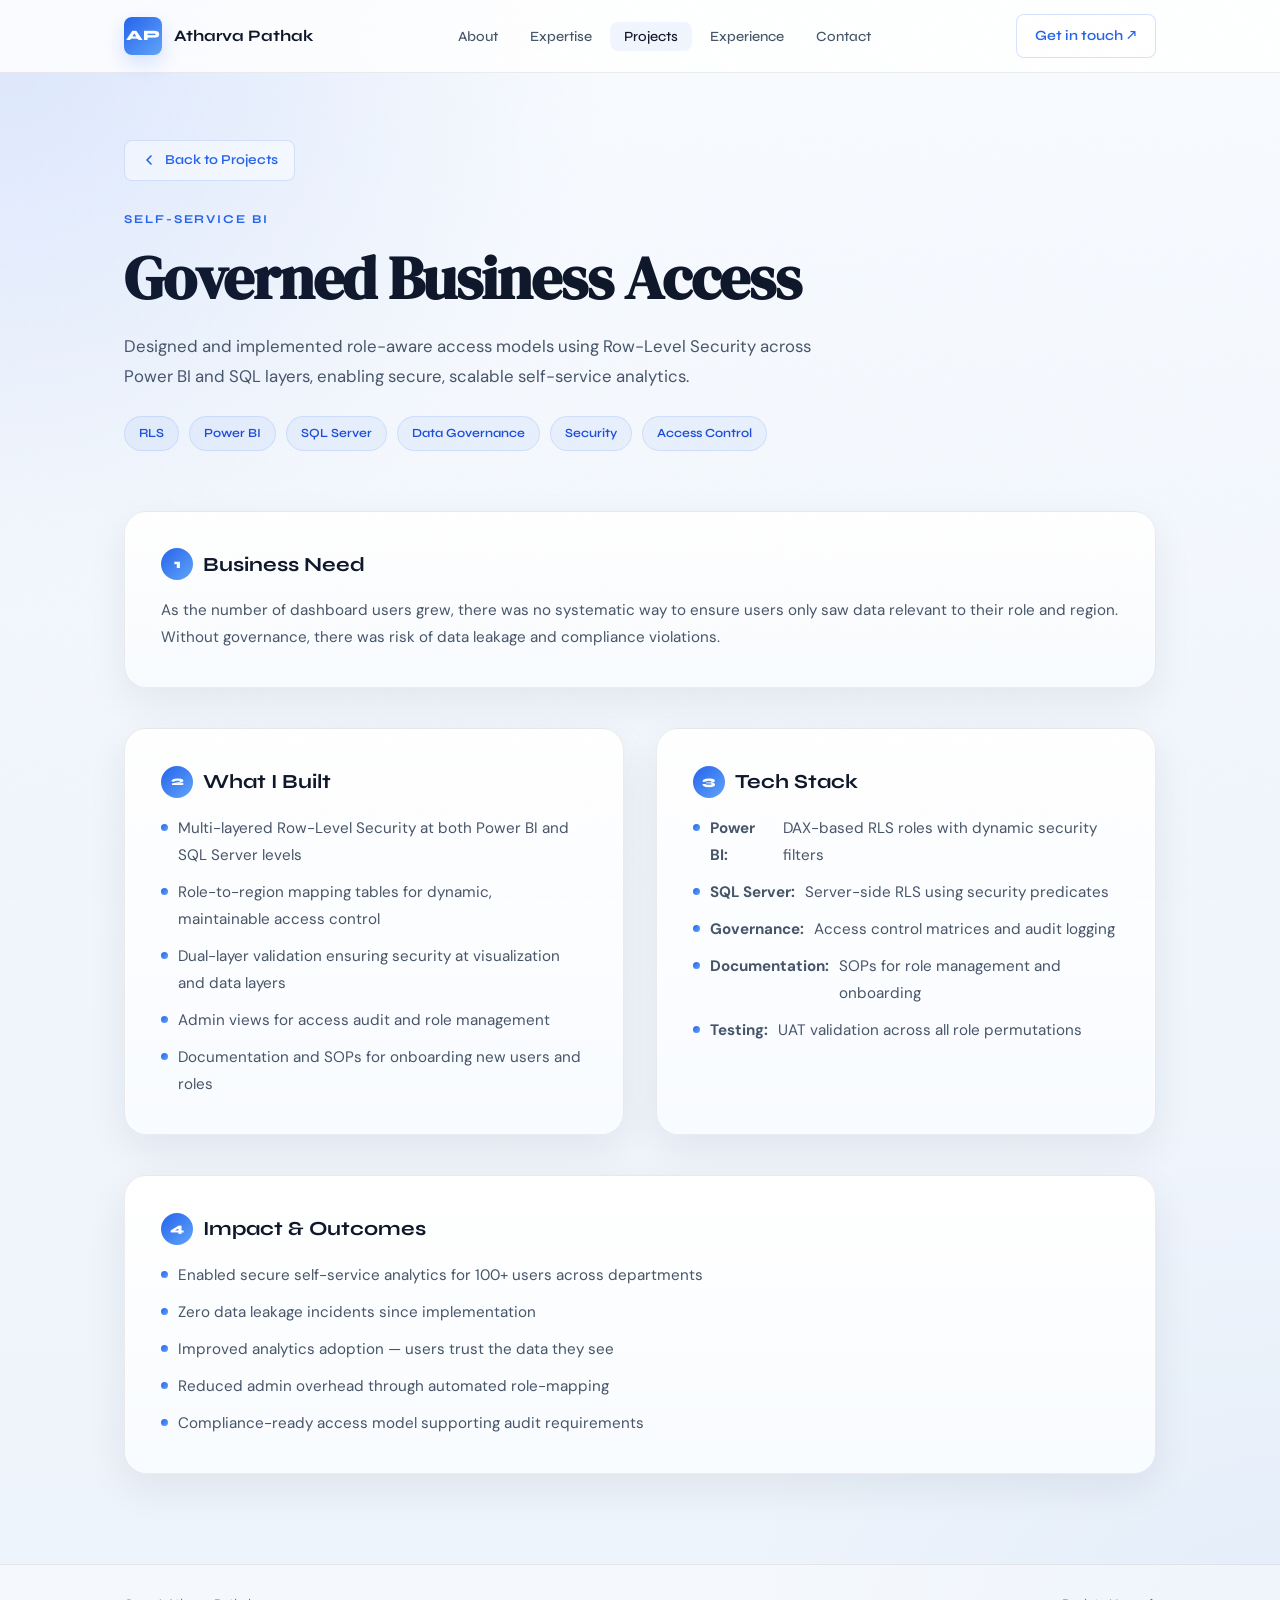
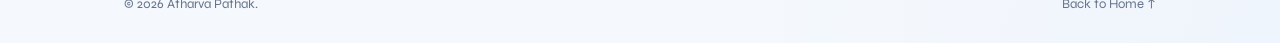
<file: project-rls.html>
<!DOCTYPE html>
<html lang="en">
<head>
  <meta charset="UTF-8"/><meta name="viewport" content="width=device-width,initial-scale=1.0"/>
  <title>Governed Business Access | Atharva Pathak</title>
  <meta name="description" content="Governed Business Access — Project by Atharva Pathak"/>
  <link rel="icon" type="image/svg+xml" href="data:image/svg+xml,%3Csvg xmlns='http://www.w3.org/2000/svg' viewBox='0 0 64 64'%3E%3Crect width='64' height='64' rx='14' fill='%232563eb'/%3E%3Ctext x='32' y='43' font-family='system-ui,sans-serif' font-weight='800' font-size='28' fill='white' text-anchor='middle'%3EAP%3C/text%3E%3C/svg%3E"/>
  <link rel="preconnect" href="https://fonts.googleapis.com"/><link rel="preconnect" href="https://fonts.gstatic.com" crossorigin/>
  <link href="https://fonts.googleapis.com/css2?family=DM+Serif+Display:ital@0;1&family=Syne:wght@400;500;600;700;800&family=DM+Sans:ital,wght@0,300;0,400;0,500;1,300&display=swap" rel="stylesheet"/>
  <link rel="stylesheet" href="styles.css"/>
</head>
<body style="cursor:auto">
  <div class="noise-overlay"></div>
  <nav class="navbar scrolled"><div class="nav-inner">
    <a href="index.html" class="nav-logo"><span class="logo-initials">AP</span><span class="logo-name">Atharva Pathak</span></a>
    <ul class="nav-links"><li><a href="index.html#about" class="nav-link">About</a></li><li><a href="index.html#expertise" class="nav-link">Expertise</a></li><li><a href="index.html#projects" class="nav-link active">Projects</a></li><li><a href="index.html#experience" class="nav-link">Experience</a></li><li><a href="index.html#contact" class="nav-link">Contact</a></li></ul>
    <a href="mailto:atharvapathak11@gmail.com" class="nav-cta">Get in touch &#8599;</a>
  </div></nav>
  <main>
    <section class="project-hero">
      <div class="section-container">
        <a href="index.html#projects" class="project-back"><svg viewBox="0 0 24 24" fill="none" stroke="currentColor" stroke-width="2.5" stroke-linecap="round" stroke-linejoin="round"><polyline points="15 18 9 12 15 6"/></svg> Back to Projects</a>
        <p class="project-hero-label">Self-Service BI</p>
        <h1 class="project-hero-title">Governed Business Access</h1>
        <p class="project-hero-sub">Designed and implemented role-aware access models using Row-Level Security across Power BI and SQL layers, enabling secure, scalable self-service analytics.</p>
        <div class="project-hero-chips"><span>RLS</span><span>Power BI</span><span>SQL Server</span><span>Data Governance</span><span>Security</span><span>Access Control</span></div>
      </div>
    </section>
    <section class="project-content">
      <div class="section-container">
        <div class="project-block"><h2><span class="block-num">1</span> Business Need</h2><p>As the number of dashboard users grew, there was no systematic way to ensure users only saw data relevant to their role and region. Without governance, there was risk of data leakage and compliance violations.</p></div>
        <div class="project-two-col">
          <div class="project-block"><h2><span class="block-num">2</span> What I Built</h2><ul><li>Multi-layered Row-Level Security at both Power BI and SQL Server levels</li><li>Role-to-region mapping tables for dynamic, maintainable access control</li><li>Dual-layer validation ensuring security at visualization and data layers</li><li>Admin views for access audit and role management</li><li>Documentation and SOPs for onboarding new users and roles</li></ul></div>
          <div class="project-block"><h2><span class="block-num">3</span> Tech Stack</h2><ul><li><strong>Power BI:</strong> DAX-based RLS roles with dynamic security filters</li><li><strong>SQL Server:</strong> Server-side RLS using security predicates</li><li><strong>Governance:</strong> Access control matrices and audit logging</li><li><strong>Documentation:</strong> SOPs for role management and onboarding</li><li><strong>Testing:</strong> UAT validation across all role permutations</li></ul></div>
        </div>
        <div class="project-block"><h2><span class="block-num">4</span> Impact &amp; Outcomes</h2><ul><li>Enabled secure self-service analytics for 100+ users across departments</li><li>Zero data leakage incidents since implementation</li><li>Improved analytics adoption — users trust the data they see</li><li>Reduced admin overhead through automated role-mapping</li><li>Compliance-ready access model supporting audit requirements</li></ul></div>
      </div>
    </section>
  </main>
  <footer class="footer"><div class="footer-inner"><p class="footer-copy">&copy; 2026 Atharva Pathak.</p><a href="index.html" class="back-top">Back to Home &uarr;</a></div></footer>
</body>
</html>
</file>
<file: styles.css>
/* ATHARVA PATHAK — Light theme + All Pro Features */
:root{--bg:#f5f8fc;--bg-soft:#edf3fb;--bg-card:rgba(255,255,255,.78);--bg-card-solid:#fff;--surface:rgba(255,255,255,.76);--line:rgba(15,23,42,.08);--line-strong:rgba(15,23,42,.14);--text:#0f172a;--text-soft:#1e293b;--muted:#475569;--faint:#64748b;--accent:#2563eb;--accent-strong:#1d4ed8;--accent-soft:rgba(37,99,235,.08);--success:#16a34a;--font-display:"DM Serif Display",Georgia,serif;--font-sans:"Syne",sans-serif;--font-body:"DM Sans",sans-serif;--radius-sm:8px;--radius-md:14px;--radius-lg:22px;--max:1160px;--pad-x:clamp(24px,5vw,64px);--shadow-soft:0 14px 40px rgba(15,23,42,.07);--shadow-strong:0 24px 52px rgba(15,23,42,.12)}
*,*::before,*::after{margin:0;padding:0;box-sizing:border-box}html{scroll-behavior:smooth}img,svg{display:block}a{color:inherit;text-decoration:none}ul{list-style:none}
body{font-family:var(--font-body);color:var(--text);line-height:1.68;overflow-x:hidden;cursor:none;min-height:100vh;background:radial-gradient(circle at top left,rgba(37,99,235,.07),transparent 30%),radial-gradient(circle at bottom right,rgba(59,130,246,.05),transparent 26%),linear-gradient(180deg,#f8fbff,#f1f6fc 50%,#edf3fa)}
.noise-overlay{pointer-events:none;position:fixed;inset:0;z-index:1000;opacity:.016;background-image:url("data:image/svg+xml,%3Csvg xmlns='http://www.w3.org/2000/svg' width='300' height='300'%3E%3Cfilter id='n'%3E%3CfeTurbulence type='fractalNoise' baseFrequency='0.75' numOctaves='4' stitchTiles='stitch'/%3E%3C/filter%3E%3Crect width='300' height='300' filter='url(%23n)' opacity='1'/%3E%3C/svg%3E")}

/* ═══ PRELOADER ═══ */
.preloader{position:fixed;inset:0;z-index:10000;display:flex;align-items:center;justify-content:center;background:#f8fbff;transition:opacity .5s ease,visibility .5s ease}
.preloader.loaded{opacity:0;visibility:hidden;pointer-events:none}
.preloader-logo{width:64px;height:64px;border-radius:var(--radius-md);background:linear-gradient(135deg,var(--accent),#60a5fa);display:flex;align-items:center;justify-content:center;font-family:var(--font-sans);font-weight:800;font-size:1.4rem;color:#fff;box-shadow:0 12px 36px rgba(37,99,235,.25);animation:preloader-pulse 1s ease-in-out infinite}
@keyframes preloader-pulse{0%,100%{transform:scale(1);box-shadow:0 12px 36px rgba(37,99,235,.25)}50%{transform:scale(1.08);box-shadow:0 16px 48px rgba(37,99,235,.35)}}

/* ═══ SCROLL PROGRESS ═══ */
.scroll-progress{position:fixed;top:0;left:0;height:3px;width:0%;background:linear-gradient(90deg,var(--accent),#60a5fa);z-index:9999;border-radius:0 2px 2px 0;box-shadow:0 0 8px rgba(37,99,235,.3)}

/* ═══ CURSOR ═══ */
.cursor-dot,.cursor-ring{pointer-events:none;position:fixed;top:0;left:0;border-radius:50%;z-index:9998;will-change:transform;transform:translate(-50%,-50%)}
.cursor-dot{width:6px;height:6px;background:var(--accent);margin-left:-3px;margin-top:-3px;box-shadow:0 0 12px rgba(37,99,235,.3)}
.cursor-ring{width:34px;height:34px;margin-left:-17px;margin-top:-17px;border:1.5px solid rgba(37,99,235,.24);transition:width .25s,height .25s,border-color .25s,background .25s}
.cursor-ring.ring-hover{width:48px;height:48px;margin-left:-24px;margin-top:-24px;border-color:var(--accent);background:rgba(37,99,235,.05)}
.reveal{opacity:0;transform:translateY(28px);transition:opacity .65s cubic-bezier(.22,1,.36,1) var(--delay,0s),transform .65s cubic-bezier(.22,1,.36,1) var(--delay,0s)}.reveal.visible{opacity:1;transform:translateY(0)}

/* ═══ NAVBAR + HAMBURGER ═══ */
.navbar{position:fixed;top:0;left:0;right:0;z-index:900;transition:background .3s,backdrop-filter .3s}.navbar.scrolled{background:rgba(255,255,255,.84);backdrop-filter:blur(16px);border-bottom:1px solid var(--line)}
.nav-inner{max-width:var(--max);margin:0 auto;padding:0 var(--pad-x);height:72px;display:flex;align-items:center;justify-content:space-between;gap:24px}
.nav-logo{display:flex;align-items:center;gap:12px}.logo-initials{width:38px;height:38px;border-radius:var(--radius-sm);background:linear-gradient(135deg,var(--accent),#60a5fa);display:flex;align-items:center;justify-content:center;font-family:var(--font-sans);font-weight:800;font-size:.9rem;color:#fff;box-shadow:0 8px 20px rgba(37,99,235,.18)}.logo-name{font-family:var(--font-sans);font-weight:700;font-size:1rem;color:var(--text)}
.nav-links{display:flex;gap:4px}.nav-link{font-family:var(--font-sans);font-size:.88rem;font-weight:500;color:var(--muted);padding:6px 14px;border-radius:var(--radius-sm);transition:color .2s,background .2s}.nav-link:hover,.nav-link.active{color:var(--text);background:rgba(37,99,235,.06)}
.nav-cta{font-family:var(--font-sans);font-size:.88rem;font-weight:600;color:var(--accent);padding:9px 18px;border:1px solid rgba(37,99,235,.18);border-radius:var(--radius-sm);background:rgba(255,255,255,.72);transition:background .2s,border-color .2s,transform .2s;white-space:nowrap}.nav-cta:hover{background:var(--accent-soft);border-color:var(--accent);transform:translateY(-1px)}
.hamburger{display:none;flex-direction:column;justify-content:center;gap:5px;width:28px;height:28px;cursor:pointer;background:none;border:none;padding:0;z-index:1001}
.hamburger span{display:block;width:100%;height:2px;background:var(--text);border-radius:2px;transition:transform .3s ease,opacity .3s ease}
.hamburger.active span:nth-child(1){transform:translateY(7px) rotate(45deg)}
.hamburger.active span:nth-child(2){opacity:0}
.hamburger.active span:nth-child(3){transform:translateY(-7px) rotate(-45deg)}
.mobile-nav-overlay{display:none;position:fixed;inset:0;z-index:899;background:rgba(15,23,42,.4);backdrop-filter:blur(4px);opacity:0;transition:opacity .3s ease;pointer-events:none}
.mobile-nav-overlay.show{opacity:1;pointer-events:auto}
.mobile-nav{display:none;position:fixed;top:0;right:-100%;width:min(320px,85vw);height:100vh;z-index:900;background:rgba(255,255,255,.97);backdrop-filter:blur(20px);padding:90px 32px 40px;flex-direction:column;gap:8px;box-shadow:-8px 0 40px rgba(15,23,42,.1);transition:right .35s cubic-bezier(.22,1,.36,1)}
.mobile-nav.open{right:0}
.mobile-nav .nav-link{font-size:1.05rem;padding:14px 16px;border-radius:var(--radius-sm);display:block}
.mobile-nav .nav-cta{margin-top:16px;text-align:center;display:block;padding:14px 18px}

/* ═══ FLOATING BACK-TO-TOP ═══ */
.back-to-top-float{position:fixed;bottom:32px;right:32px;z-index:800;width:44px;height:44px;border-radius:50%;background:linear-gradient(135deg,var(--accent),#60a5fa);color:#fff;border:none;cursor:pointer;display:flex;align-items:center;justify-content:center;box-shadow:0 8px 24px rgba(37,99,235,.25);opacity:0;visibility:hidden;transform:translateY(16px) scale(.8);transition:opacity .3s ease,visibility .3s ease,transform .3s ease,box-shadow .2s ease}
.back-to-top-float.visible{opacity:1;visibility:visible;transform:translateY(0) scale(1)}
.back-to-top-float:hover{box-shadow:0 12px 32px rgba(37,99,235,.35);transform:translateY(-2px) scale(1.05)}
.back-to-top-float svg{width:20px;height:20px}

/* ═══ HERO ═══ */
.hero{position:relative;min-height:100svh;display:flex;flex-direction:column;padding-top:72px;overflow:hidden}
.glow{position:absolute;border-radius:50%;filter:blur(90px);pointer-events:none}.glow-a{width:560px;height:560px;top:-140px;left:-100px;background:rgba(37,99,235,.07)}.glow-b{width:440px;height:440px;top:16%;right:-80px;background:rgba(59,130,246,.05)}
.hero-container{flex:1;max-width:var(--max);width:100%;margin:0 auto;padding:clamp(48px,8vh,100px) var(--pad-x) 40px;display:flex;flex-direction:column;justify-content:center;gap:36px}
.hero-top-row{display:grid;grid-template-columns:1.3fr minmax(260px,380px);gap:48px;align-items:start}.hero-copy{min-width:0}
.hero-label{display:inline-flex;align-items:center;gap:10px;font-family:var(--font-sans);font-size:.8rem;font-weight:600;letter-spacing:.12em;text-transform:uppercase;color:var(--muted);margin-bottom:24px}
.label-dot{display:inline-block;width:7px;height:7px;border-radius:50%;background:var(--accent);animation:pulse 2.4s ease-in-out infinite}
@keyframes pulse{0%,100%{opacity:1;transform:scale(1)}50%{opacity:.5;transform:scale(1.4)}}
.hero-heading{font-family:var(--font-display);font-size:clamp(2.6rem,5.8vw,5.4rem);line-height:1.04;letter-spacing:-.03em;color:var(--text);margin-bottom:24px;max-width:760px}.hero-heading em{font-style:italic;color:var(--muted)}.heading-accent{color:var(--accent)}
.hero-sub{font-size:clamp(1rem,1.2vw,1.1rem);color:var(--muted);max-width:640px;margin-bottom:30px;line-height:1.76}.hero-actions{display:flex;gap:14px;flex-wrap:wrap}
.hero-right-col{display:flex;flex-direction:column;align-items:center;gap:20px;padding-top:12px}
.hero-photo-wrap{display:flex;justify-content:center}.photo-ring{width:min(100%,260px);aspect-ratio:1/1;border-radius:50%;padding:6px;background:linear-gradient(145deg,var(--accent),#93c5fd,var(--accent));box-shadow:0 20px 50px rgba(37,99,235,.16),0 8px 20px rgba(15,23,42,.06)}.hero-photo{width:100%;height:100%;border-radius:50%;object-fit:cover;object-position:center top;border:3px solid #fff}
.growth-chart{display:flex;align-items:flex-end;justify-content:center;gap:10px;width:min(100%,280px);height:120px;opacity:0;transform:translateY(20px) scale(.92);transition:opacity .7s cubic-bezier(.22,1,.36,1),transform .7s cubic-bezier(.22,1,.36,1)}.growth-chart.animate{opacity:1;transform:translateY(0) scale(1)}
.gc-bar{flex:1;border-radius:8px 8px 3px 3px;background:linear-gradient(180deg,rgba(37,99,235,.26),rgba(37,99,235,.10));height:0}.gc-bar.gc-accent{background:linear-gradient(180deg,var(--accent),#60a5fa);box-shadow:0 4px 16px rgba(37,99,235,.25)}
.growth-chart.animate .gc-bar{animation:bar-rise .7s cubic-bezier(.22,1,.36,1) var(--d) forwards}@keyframes bar-rise{from{height:0}to{height:var(--h)}}
.growth-chart.animate .gc-bar.gc-accent{animation:bar-rise .7s cubic-bezier(.22,1,.36,1) var(--d) forwards,accent-glow 2s ease-in-out 2s infinite}@keyframes accent-glow{0%,100%{box-shadow:0 4px 16px rgba(37,99,235,.25)}50%{box-shadow:0 6px 28px rgba(37,99,235,.45)}}
.btn{display:inline-flex;align-items:center;justify-content:center;height:50px;padding:0 26px;border-radius:var(--radius-md);font-family:var(--font-sans);font-weight:600;font-size:.9rem;transition:transform .22s,box-shadow .22s,background .22s;white-space:nowrap}.btn:hover{transform:translateY(-2px)}
.btn-primary{background:linear-gradient(135deg,var(--accent),#60a5fa);color:#fff;box-shadow:0 10px 30px rgba(37,99,235,.2)}.btn-primary:hover{box-shadow:0 14px 36px rgba(37,99,235,.28)}
.btn-ghost{border:1px solid var(--line-strong);color:var(--text-soft);background:rgba(255,255,255,.7)}.btn-ghost:hover{border-color:rgba(37,99,235,.32);color:var(--text);background:rgba(255,255,255,.95)}

/* ═══ ANIMATED COUNTER METRICS ═══ */
.hero-metrics{display:flex;align-items:center;flex-wrap:wrap;padding:22px 28px;border-radius:var(--radius-lg);background:rgba(255,255,255,.8);border:1px solid var(--line);backdrop-filter:blur(10px);box-shadow:var(--shadow-soft)}
.metric{display:flex;flex-direction:column;gap:3px;padding:0 24px}.metric:first-child{padding-left:0}.metric:last-child{padding-right:0}
.metric-key{font-family:var(--font-sans);font-weight:800;font-size:1.6rem;color:var(--accent);letter-spacing:.02em;line-height:1}
.metric-key .counter-suffix{font-size:1.1rem;font-weight:700}
.metric-val{font-size:.78rem;color:var(--muted);white-space:nowrap}.metric-sep{width:1px;height:36px;background:var(--line-strong);flex-shrink:0}
.marquee-wrap{margin-top:auto;overflow:hidden;border-top:1px solid var(--line);padding:18px 0;background:rgba(255,255,255,.5)}.marquee-track{display:flex;align-items:center;gap:32px;width:max-content;animation:marquee 36s linear infinite}.marquee-track span{font-family:var(--font-sans);font-size:.82rem;font-weight:500;color:var(--faint);white-space:nowrap}.marquee-track .dot{color:var(--accent);font-size:1rem}@keyframes marquee{from{transform:translateX(0)}to{transform:translateX(-50%)}}

/* ═══ SECTIONS ═══ */
.section{padding:clamp(72px,10vh,112px) 0}.section-alt{background:linear-gradient(180deg,rgba(255,255,255,.36),rgba(255,255,255,.54));border-top:1px solid var(--line);border-bottom:1px solid var(--line)}.section-container{max-width:var(--max);margin:0 auto;padding:0 var(--pad-x)}.section-head{margin-bottom:52px}
.section-eyebrow{display:inline-block;font-family:var(--font-sans);font-size:.75rem;font-weight:700;letter-spacing:.16em;text-transform:uppercase;color:var(--accent);margin-bottom:14px;position:relative;padding-left:20px}.section-eyebrow::before{content:"";position:absolute;left:0;top:50%;transform:translateY(-50%);width:12px;height:1.5px;background:var(--accent)}
.section-title{font-family:var(--font-display);font-size:clamp(2rem,4vw,3.4rem);line-height:1.1;letter-spacing:-.02em;color:var(--text)}.section-title em{font-style:italic;color:var(--muted)}.section-subtext{max-width:760px;margin-top:16px;font-size:1rem;color:var(--muted);line-height:1.82}
.about-layout{display:grid;grid-template-columns:1fr 1.6fr;gap:48px 80px;align-items:start}.about-left .section-eyebrow{margin-bottom:18px}.about-lead{font-size:1.15rem;line-height:1.76;color:var(--text-soft);margin-bottom:18px}.about-body{font-size:1rem;color:var(--muted);margin-bottom:28px;line-height:1.82}.about-tags{display:flex;flex-wrap:wrap;gap:8px}
.tag{font-family:var(--font-sans);font-size:.78rem;font-weight:600;padding:6px 14px;border-radius:999px;border:1px solid var(--line-strong);color:var(--muted);background:rgba(255,255,255,.75);transition:color .2s,border-color .2s,background .2s}.tag:hover{color:var(--text);border-color:rgba(37,99,235,.28);background:var(--accent-soft)}

/* ═══ TECH STACK ICON GRID ═══ */
.tech-grid{display:grid;grid-template-columns:repeat(auto-fill,minmax(100px,1fr));gap:16px}
.tech-item{display:flex;flex-direction:column;align-items:center;gap:10px;padding:20px 12px;border-radius:var(--radius-md);background:linear-gradient(180deg,rgba(255,255,255,.96),rgba(248,251,255,.96));border:1px solid var(--line);box-shadow:var(--shadow-soft);transition:transform .25s,border-color .25s,box-shadow .25s}
.tech-item:hover{transform:translateY(-5px);border-color:rgba(37,99,235,.2);box-shadow:var(--shadow-strong)}
.tech-item img{width:36px;height:36px;object-fit:contain;filter:grayscale(.3);transition:filter .25s}
.tech-item:hover img{filter:grayscale(0)}
.tech-item span{font-family:var(--font-sans);font-size:.72rem;font-weight:600;color:var(--muted);text-align:center;line-height:1.2}

/* ═══ EXPERTISE (3-col for 6 cards) ═══ */
.expertise-grid{display:grid;grid-template-columns:repeat(3,1fr);gap:20px}.expertise-card{background:linear-gradient(180deg,rgba(255,255,255,.96),rgba(248,251,255,.96));border:1px solid var(--line);border-radius:var(--radius-lg);padding:28px 24px 24px;transition:transform .25s,border-color .25s,box-shadow .25s;position:relative;overflow:hidden;box-shadow:var(--shadow-soft)}.expertise-card::before{content:"";position:absolute;top:0;left:0;right:0;height:2px;background:linear-gradient(90deg,var(--accent),#60a5fa);transform:scaleX(0);transform-origin:left;transition:transform .3s}.expertise-card:hover{transform:translateY(-6px);border-color:rgba(37,99,235,.24);box-shadow:var(--shadow-strong)}.expertise-card:hover::before{transform:scaleX(1)}
.card-icon{width:44px;height:44px;border-radius:var(--radius-sm);background:rgba(37,99,235,.08);border:1px solid rgba(37,99,235,.12);display:flex;align-items:center;justify-content:center;color:var(--accent);margin-bottom:18px}.expertise-card h3{font-family:var(--font-sans);font-weight:700;font-size:1.05rem;color:var(--text);margin-bottom:10px}.expertise-card p{font-size:.92rem;color:var(--muted);line-height:1.72;margin-bottom:20px}.card-pills{display:flex;flex-wrap:wrap;gap:6px}.card-pills li{font-family:var(--font-sans);font-size:.72rem;font-weight:600;padding:4px 10px;border-radius:999px;background:rgba(37,99,235,.06);border:1px solid rgba(37,99,235,.1);color:var(--accent-strong)}

/* ═══ PROJECTS ═══ */
.projects-grid{display:grid;grid-template-columns:repeat(3,1fr);gap:22px;margin-bottom:56px}.project-card{background:linear-gradient(180deg,rgba(255,255,255,.98),rgba(246,250,255,.98));border:1px solid var(--line);border-radius:var(--radius-lg);padding:28px;transition:transform .28s,border-color .28s,box-shadow .28s;display:flex;flex-direction:column;gap:12px;box-shadow:var(--shadow-soft);position:relative;overflow:hidden;min-height:280px}.project-card::before{content:"";position:absolute;inset:0;background:radial-gradient(circle at top right,rgba(37,99,235,.06),transparent 42%);pointer-events:none}.project-card:hover{transform:translateY(-7px);border-color:rgba(37,99,235,.22);box-shadow:var(--shadow-strong)}.project-top{display:flex;align-items:center;justify-content:space-between}.project-label{font-family:var(--font-sans);font-size:.72rem;font-weight:700;letter-spacing:.12em;text-transform:uppercase;color:var(--accent)}.project-arrow{font-size:1.05rem;color:var(--faint);transition:color .25s,transform .25s}.project-card:hover .project-arrow{color:var(--accent-strong);transform:translateX(2px) translateY(-2px)}.project-card h3{font-family:var(--font-sans);font-weight:700;font-size:1.18rem;color:var(--text);line-height:1.3}.project-card p{font-size:.94rem;color:var(--muted);line-height:1.76;flex:1}.project-chips{display:flex;flex-wrap:wrap;gap:8px;margin-top:6px}.project-chips span{font-family:var(--font-sans);font-size:.73rem;font-weight:600;padding:5px 11px;border-radius:999px;background:rgba(37,99,235,.05);border:1px solid rgba(15,23,42,.08);color:var(--text-soft)}.project-cta{margin-top:auto;font-family:var(--font-sans);font-size:.76rem;font-weight:700;letter-spacing:.08em;text-transform:uppercase;color:var(--accent);opacity:.86;transition:transform .25s,opacity .25s}.project-card:hover .project-cta{transform:translateX(3px);opacity:1}
.project-details{display:grid;gap:20px}.project-detail-block{background:linear-gradient(180deg,rgba(255,255,255,.96),rgba(247,250,253,.96));border:1px solid rgba(15,23,42,.08);border-radius:24px;padding:28px;box-shadow:var(--shadow-soft);scroll-margin-top:110px}.detail-kicker{font-family:var(--font-sans);font-size:.76rem;font-weight:700;letter-spacing:.14em;text-transform:uppercase;color:var(--accent);margin-bottom:10px}.project-detail-block h3{font-family:var(--font-sans);font-size:1.45rem;line-height:1.25;color:var(--text);margin-bottom:22px}.detail-grid{display:grid;grid-template-columns:repeat(2,1fr);gap:22px 28px}.detail-grid h4{font-family:var(--font-sans);font-size:.9rem;font-weight:700;color:var(--text-soft);margin-bottom:8px}.detail-grid p{font-size:.95rem;line-height:1.78;color:var(--muted)}

/* ═══ EXPERIENCE — NOKIA LUMIA 3D TILE FLIP ═══ */
.timeline{position:relative;padding-left:32px}
.timeline::before{content:"";position:absolute;left:11px;top:8px;bottom:8px;width:2px;background:linear-gradient(180deg,var(--accent),rgba(37,99,235,.12));border-radius:2px}
.tl-item{position:relative;padding-bottom:28px;transform-style:flat;transform:perspective(900px) rotateY(0deg);transform-origin:center center;backface-visibility:hidden;-webkit-backface-visibility:hidden;transition:transform .5s cubic-bezier(.4,0,.2,1),opacity .5s cubic-bezier(.4,0,.2,1);will-change:transform}
.tl-item:last-child{padding-bottom:0}
.tl-item.flip-away{transform:perspective(900px) rotateY(-180deg);pointer-events:none}
.tl-item.flip-away-rev{transform:perspective(900px) rotateY(180deg);pointer-events:none}
.tl-item.flip-hidden{visibility:hidden;position:absolute;left:-9999px}
.tl-dot-wrap{position:absolute;left:-32px;top:18px;width:22px;display:flex;justify-content:center}
.tl-dot{width:12px;height:12px;border-radius:50%;background:rgba(37,99,235,.18);border:2px solid rgba(37,99,235,.3);transition:background .3s,border-color .3s,box-shadow .3s}
.tl-dot.active-dot{background:var(--success);border-color:var(--success);box-shadow:0 0 0 4px rgba(22,163,74,.15);animation:active-pulse 2s ease-in-out infinite}
@keyframes active-pulse{0%,100%{box-shadow:0 0 0 4px rgba(22,163,74,.15)}50%{box-shadow:0 0 0 8px rgba(22,163,74,.08)}}
.tl-card{background:linear-gradient(180deg,rgba(255,255,255,.96),rgba(248,251,255,.96));border:1px solid var(--line);border-radius:var(--radius-lg);padding:20px 24px;box-shadow:var(--shadow-soft);cursor:pointer;user-select:none;transition:border-color .25s,box-shadow .25s,background .25s}
.tl-card:hover{border-color:rgba(37,99,235,.18);box-shadow:var(--shadow-strong)}
.tl-card-top{display:flex;align-items:center;gap:14px}
.tl-logo{width:42px;height:42px;border-radius:var(--radius-sm);flex-shrink:0;background:linear-gradient(135deg,var(--accent),#60a5fa);display:flex;align-items:center;justify-content:center;font-family:var(--font-sans);font-weight:800;font-size:.95rem;color:#fff;box-shadow:0 6px 16px rgba(37,99,235,.16)}
.tl-info{flex:1;min-width:0}.tl-company{font-family:var(--font-sans);font-weight:700;font-size:1.02rem;color:var(--text);line-height:1.3}.tl-role{font-family:var(--font-body);font-size:.88rem;color:var(--muted);margin-top:2px}
.tl-badge-active{font-family:var(--font-sans);font-size:.72rem;font-weight:700;color:var(--success);padding:4px 12px;border-radius:999px;background:rgba(22,163,74,.08);border:1px solid rgba(22,163,74,.14);flex-shrink:0;white-space:nowrap}
.tl-expand-icon{width:28px;height:28px;border-radius:50%;flex-shrink:0;display:flex;align-items:center;justify-content:center;font-family:var(--font-sans);font-size:1.1rem;font-weight:700;color:var(--accent);background:var(--accent-soft);border:1px solid rgba(37,99,235,.14);transition:transform .35s cubic-bezier(.22,1,.36,1),background .25s}
.tl-open .tl-expand-icon{transform:rotate(45deg);background:rgba(37,99,235,.14)}
.tl-meta{display:flex;align-items:center;gap:16px;margin-top:12px;padding-top:12px;border-top:1px solid var(--line)}
.tl-date{font-family:var(--font-sans);font-size:.8rem;font-weight:600;color:var(--accent)}.tl-loc{font-size:.8rem;color:var(--faint)}
.tl-details{display:grid;grid-template-rows:0fr;opacity:0;transition:grid-template-rows .45s cubic-bezier(.22,1,.36,1),opacity .35s ease}
.tl-open .tl-details{grid-template-rows:1fr;opacity:1}
.tl-details-inner{overflow:hidden}
.tl-bullets{list-style:none;display:flex;flex-direction:column;gap:12px;padding:20px 24px;margin-top:16px;background:linear-gradient(180deg,rgba(255,255,255,.92),rgba(245,249,255,.92));border:1px solid var(--line);border-radius:var(--radius-lg);box-shadow:inset 0 2px 8px rgba(15,23,42,.03)}
.tl-bullets li{display:flex;gap:12px;align-items:flex-start;font-size:.9rem;color:var(--muted);line-height:1.72;opacity:0;transform:translateX(-12px)}
.tl-open .tl-bullets li{animation:bullet-in .4s cubic-bezier(.22,1,.36,1) forwards}
.tl-open .tl-bullets li:nth-child(1){animation-delay:.08s}.tl-open .tl-bullets li:nth-child(2){animation-delay:.13s}.tl-open .tl-bullets li:nth-child(3){animation-delay:.18s}.tl-open .tl-bullets li:nth-child(4){animation-delay:.23s}.tl-open .tl-bullets li:nth-child(5){animation-delay:.28s}.tl-open .tl-bullets li:nth-child(6){animation-delay:.33s}
@keyframes bullet-in{from{opacity:0;transform:translateX(-12px)}to{opacity:1;transform:translateX(0)}}
.tl-bullets li::before{content:"";flex-shrink:0;width:7px;height:7px;border-radius:50%;background:linear-gradient(135deg,var(--accent),#60a5fa);margin-top:.55em}
.tl-open>.tl-card{border-color:rgba(37,99,235,.24);background:linear-gradient(180deg,rgba(255,255,255,1),rgba(239,246,255,1));box-shadow:var(--shadow-strong)}

/* ═══ CONTACT + FOOTER ═══ */
.contact-layout{display:grid;grid-template-columns:1fr 1fr;gap:80px;align-items:center}.contact-title{font-family:var(--font-display);font-size:clamp(3rem,6vw,5.5rem);line-height:1.02;letter-spacing:-.03em;color:var(--text);margin:16px 0 20px}.contact-title em{font-style:italic;color:var(--accent)}.contact-sub{font-size:1rem;color:var(--muted);line-height:1.76;max-width:440px}.contact-right{display:flex;flex-direction:column;gap:14px}
.contact-item{display:flex;align-items:center;gap:16px;padding:18px 22px;border-radius:var(--radius-md);border:1px solid var(--line);background:linear-gradient(180deg,rgba(255,255,255,.98),rgba(247,250,255,.98));transition:transform .22s,border-color .22s,box-shadow .22s;box-shadow:var(--shadow-soft)}.contact-item:hover{transform:translateY(-2px);border-color:rgba(37,99,235,.24);box-shadow:var(--shadow-strong)}
.ci-icon{width:40px;height:40px;border-radius:var(--radius-sm);background:var(--accent-soft);border:1px solid rgba(37,99,235,.12);display:flex;align-items:center;justify-content:center;color:var(--accent)}.ci-text{display:flex;flex-direction:column;gap:2px;flex:1}.ci-label{font-family:var(--font-sans);font-size:.72rem;font-weight:700;letter-spacing:.1em;text-transform:uppercase;color:var(--faint)}.ci-val{font-size:.9rem;color:var(--text);font-family:var(--font-sans);font-weight:500}.ci-arrow{font-size:1rem;color:var(--faint);transition:color .2s,transform .2s}.contact-item:hover .ci-arrow{color:var(--accent);transform:translateX(2px) translateY(-2px)}
.footer{border-top:1px solid var(--line);padding:28px 0;background:rgba(255,255,255,.4)}.footer-inner{max-width:var(--max);margin:0 auto;padding:0 var(--pad-x);display:flex;align-items:center;justify-content:space-between;gap:16px;flex-wrap:wrap}.footer-copy,.back-top{font-family:var(--font-sans);font-size:.82rem;color:var(--faint)}.back-top{transition:color .2s}.back-top:hover{color:var(--text)}


/* ═══ PROJECT DETAIL PAGE ═══ */
.project-hero{padding:140px 0 60px;position:relative;overflow:hidden}
.project-hero::before{content:"";position:absolute;inset:0;background:radial-gradient(circle at top left,rgba(37,99,235,.07),transparent 40%);pointer-events:none}
.project-back{display:inline-flex;align-items:center;gap:8px;font-family:var(--font-sans);font-size:.85rem;font-weight:600;color:var(--accent);margin-bottom:28px;padding:8px 16px;border-radius:var(--radius-sm);border:1px solid rgba(37,99,235,.16);background:rgba(255,255,255,.7);transition:background .2s,transform .2s}
.project-back:hover{background:var(--accent-soft);transform:translateX(-3px)}
.project-back svg{width:16px;height:16px}
.project-hero-label{font-family:var(--font-sans);font-size:.75rem;font-weight:700;letter-spacing:.16em;text-transform:uppercase;color:var(--accent);margin-bottom:16px}
.project-hero-title{font-family:var(--font-display);font-size:clamp(2.2rem,5vw,3.8rem);line-height:1.1;letter-spacing:-.02em;color:var(--text);margin-bottom:20px}
.project-hero-sub{font-size:1.05rem;color:var(--muted);max-width:720px;line-height:1.78}
.project-hero-chips{display:flex;flex-wrap:wrap;gap:10px;margin-top:24px}
.project-hero-chips span{font-family:var(--font-sans);font-size:.78rem;font-weight:600;padding:6px 14px;border-radius:999px;background:rgba(37,99,235,.06);border:1px solid rgba(37,99,235,.12);color:var(--accent-strong)}
.project-content{padding:0 0 clamp(72px,10vh,112px)}
.project-content .section-container{display:grid;gap:40px}
.project-block{background:linear-gradient(180deg,rgba(255,255,255,.96),rgba(248,251,255,.96));border:1px solid var(--line);border-radius:var(--radius-lg);padding:36px;box-shadow:var(--shadow-soft)}
.project-block h2{font-family:var(--font-sans);font-weight:700;font-size:1.25rem;color:var(--text);margin-bottom:16px;display:flex;align-items:center;gap:10px}
.project-block h2 .block-num{width:32px;height:32px;border-radius:50%;background:linear-gradient(135deg,var(--accent),#60a5fa);color:#fff;display:flex;align-items:center;justify-content:center;font-size:.8rem;font-weight:800;flex-shrink:0}
.project-block p,.project-block li{font-size:.95rem;color:var(--muted);line-height:1.78}
.project-block ul{display:flex;flex-direction:column;gap:10px;padding-left:0;list-style:none}
.project-block ul li{display:flex;gap:10px;align-items:flex-start}
.project-block ul li::before{content:"";flex-shrink:0;width:7px;height:7px;border-radius:50%;background:linear-gradient(135deg,var(--accent),#60a5fa);margin-top:.6em}
.project-two-col{display:grid;grid-template-columns:1fr 1fr;gap:32px}
@media(max-width:768px){.project-two-col{grid-template-columns:1fr}}

/* ═══ RESPONSIVE ═══ */
@media(max-width:1080px){
  .hero-top-row{grid-template-columns:1fr;gap:32px}
  .hero-right-col{order:-1;flex-direction:row;flex-wrap:wrap;justify-content:center;gap:20px;align-items:flex-end}
  .photo-ring{width:200px}.growth-chart{width:200px;height:100px}
  .expertise-grid{grid-template-columns:repeat(2,1fr)}
  .projects-grid{grid-template-columns:repeat(2,1fr)}
  .about-layout{grid-template-columns:1fr;gap:32px}
  .contact-layout{grid-template-columns:1fr;gap:48px}
}
@media(max-width:768px){
  body{cursor:auto}.cursor-dot,.cursor-ring{display:none}
  .nav-inner{padding:0 20px}.nav-links{display:none}.nav-cta{display:none}.logo-name{display:none}
  .hamburger{display:flex}.mobile-nav-overlay{display:block}.mobile-nav{display:flex}
  .hero-container{padding:80px 24px 40px}.hero-heading{font-size:clamp(2.2rem,12vw,3.8rem)}
  .hero-right-col{flex-direction:column;align-items:center}.photo-ring{width:180px}
  .growth-chart{width:min(100%,240px);height:90px}
  .hero-metrics{flex-direction:column;align-items:flex-start;gap:16px;width:100%}
  .metric-sep{width:40px;height:1px}.metric{padding:0}
  .expertise-grid,.projects-grid{grid-template-columns:1fr}
  .section-container,.footer-inner{padding:0 20px}
  .project-card{min-height:auto}.project-detail-block{padding:24px 20px}.detail-grid{grid-template-columns:1fr}
  .timeline{padding-left:28px}.tl-dot-wrap{left:-28px}
  .tech-grid{grid-template-columns:repeat(auto-fill,minmax(80px,1fr));gap:10px}
  .tech-item{padding:14px 8px}.tech-item img{width:28px;height:28px}
  .back-to-top-float{bottom:20px;right:20px;width:40px;height:40px}
}
</file>
